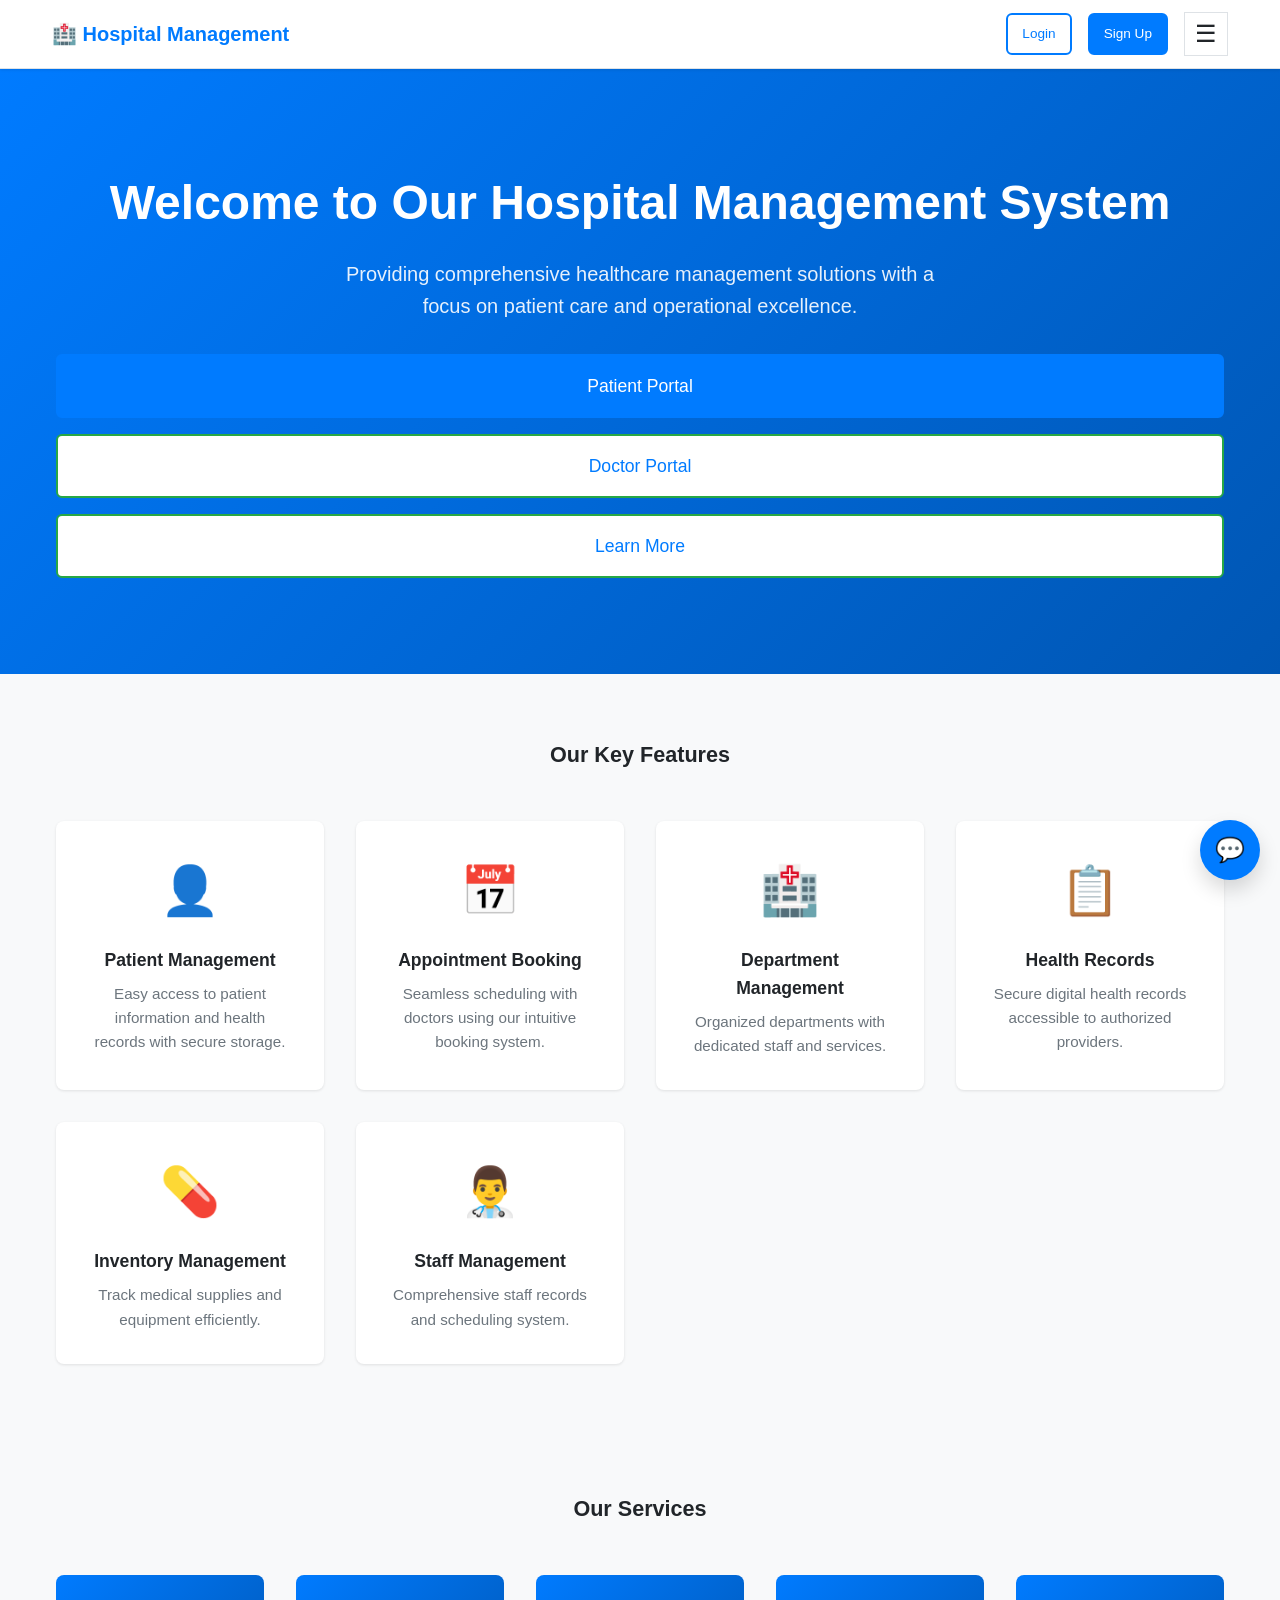
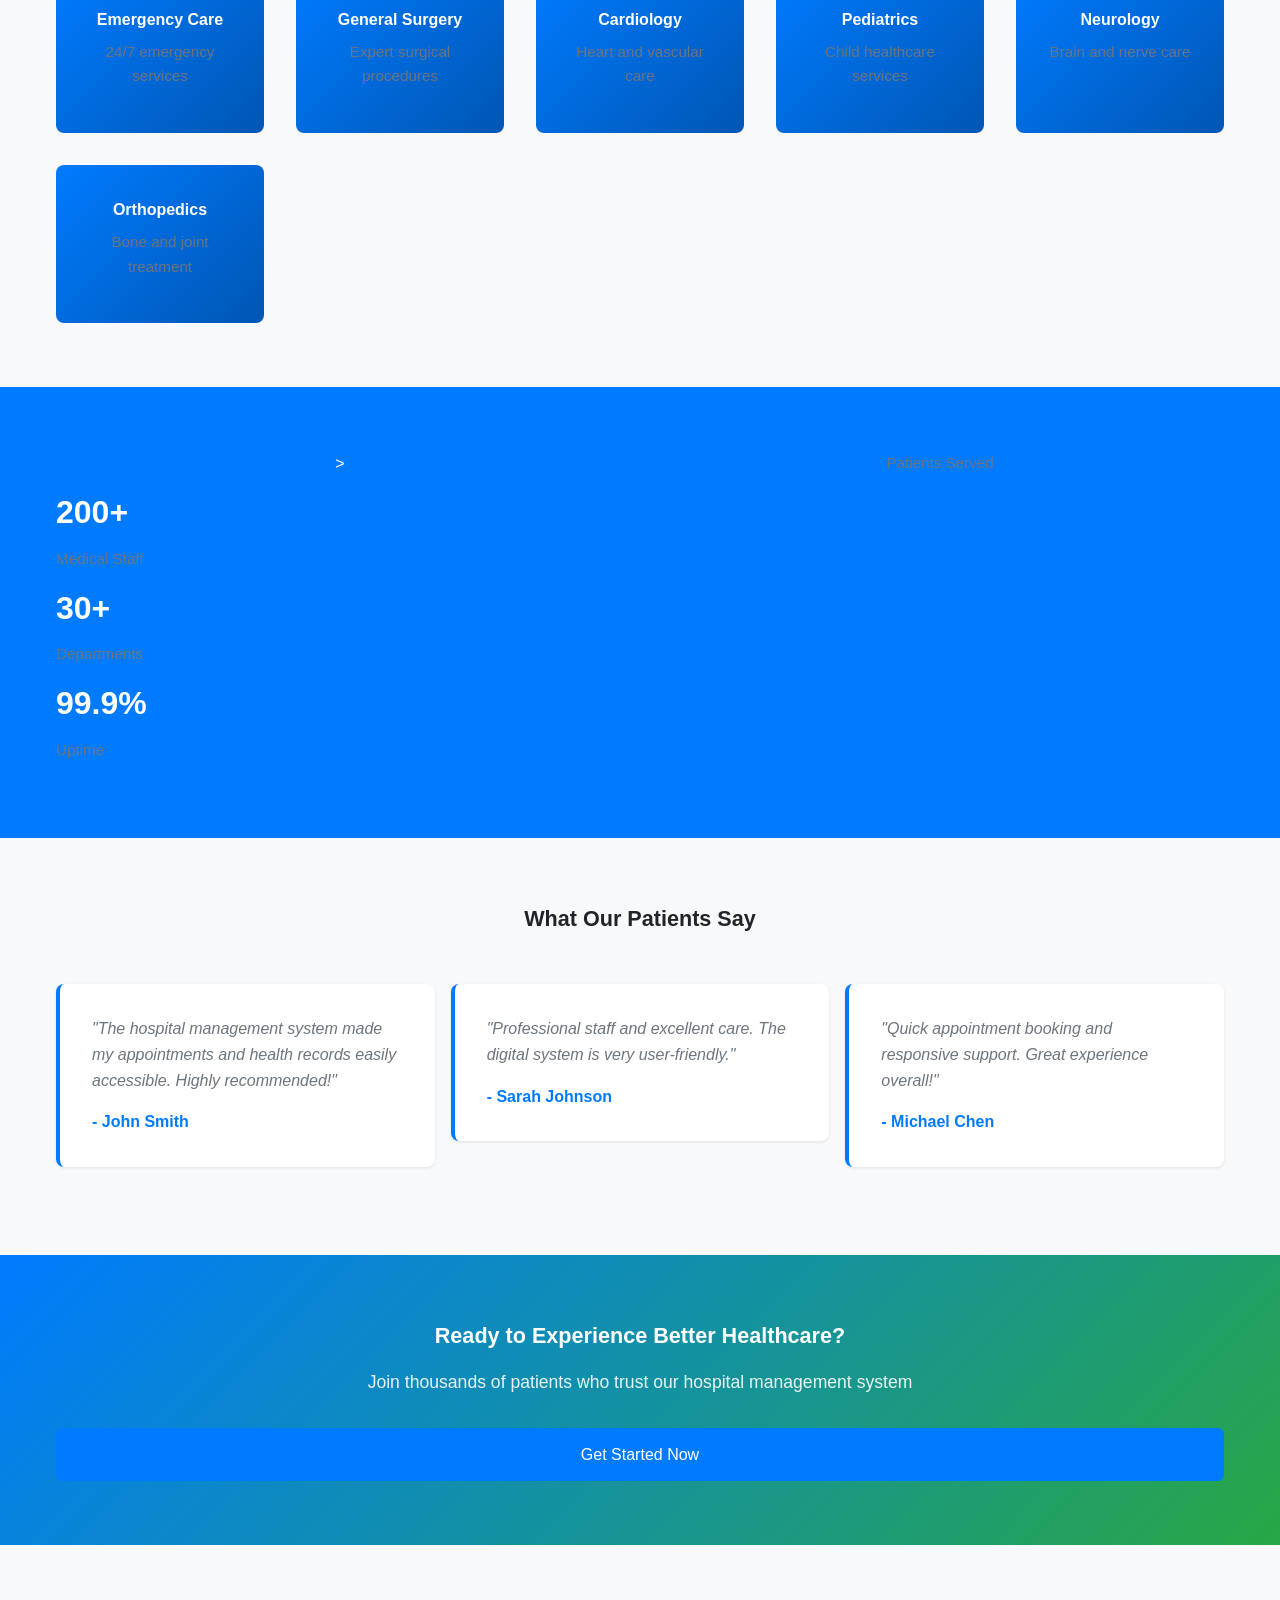
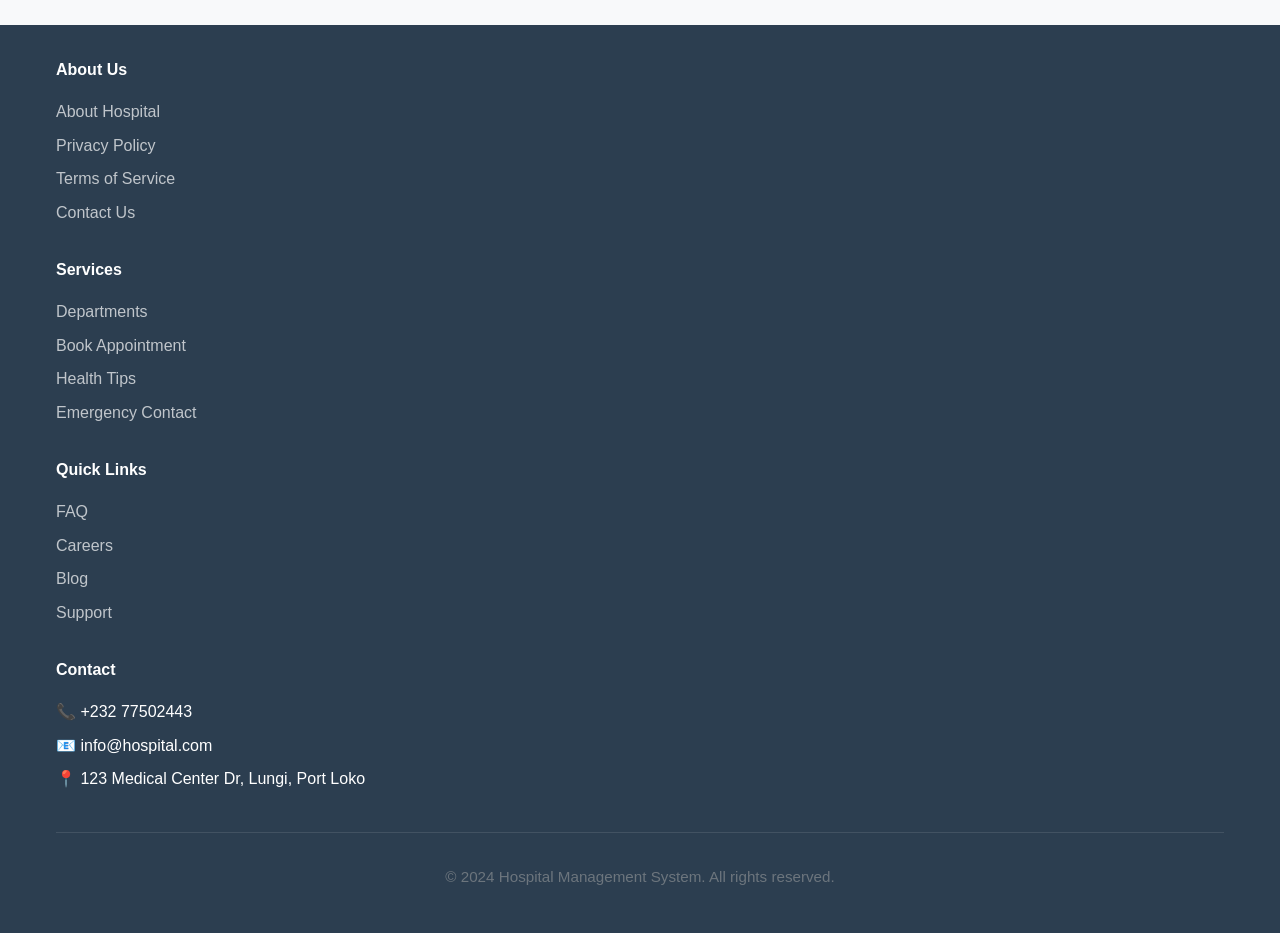
<file: index.html>
<!DOCTYPE html>
<html lang="en">

<head>
    <meta charset="UTF-8">
    <meta name="viewport" content="width=device-width, initial-scale=1.0">
    <title>Hospital Management System - Quality Healthcare Services</title>
    <link rel="stylesheet" href="/assets/css/style.css">
    <link rel="stylesheet" href="/assets/css/responsive.css">
    <style>
        .hero {
            background: linear-gradient(135deg, #007BFF 0%, #0056b3 100%);
            color: white;
            padding: 6rem 2rem;
            text-align: center;
        }

        .hero h1 {
            color: white;
            font-size: 3rem;
            margin-bottom: 1rem;
        }

        .hero p {
            color: rgba(255, 255, 255, 0.9);
            font-size: 1.25rem;
            margin-bottom: 2rem;
            max-width: 600px;
            margin-left: auto;
            margin-right: auto;
        }

        .hero-buttons {
            display: flex;
            gap: 1rem;
            justify-content: center;
            flex-wrap: wrap;
        }

        .hero .btn {
            font-size: 1.1rem;
            padding: 1rem 2rem;
        }

        .hero .btn-secondary {
            background-color: white;
            color: var(--primary-color);
        }

        .features-section {
            padding: 4rem 2rem;
            background-color: var(--light-bg);
        }

        .features-grid {
            display: grid;
            grid-template-columns: repeat(auto-fit, minmax(250px, 1fr));
            gap: 2rem;
        }

        .feature-card {
            background-color: white;
            padding: 2rem;
            border-radius: 0.5rem;
            text-align: center;
            box-shadow: var(--shadow-sm);
            transition: var(--transition);
        }

        .feature-card:hover {
            transform: translateY(-8px);
            box-shadow: var(--shadow-md);
        }

        .feature-icon {
            font-size: 3rem;
            margin-bottom: 1rem;
        }

        .feature-card h3 {
            color: var(--dark-text);
            margin-bottom: 0.5rem;
        }

        .feature-card p {
            color: var(--light-text);
            margin-bottom: 0;
        }

        .services-section {
            padding: 4rem 2rem;
        }

        .services-grid {
            display: grid;
            grid-template-columns: repeat(auto-fit, minmax(200px, 1fr));
            gap: 2rem;
        }

        .service-item {
            background: linear-gradient(135deg, #007BFF 0%, #0056b3 100%);
            color: white;
            padding: 2rem;
            border-radius: 0.5rem;
            text-align: center;
            cursor: pointer;
            transition: var(--transition);
        }

        .service-item:hover {
            transform: scale(1.05);
        }

        .service-item h4 {
            color: white;
            margin-bottom: 0.5rem;
        }

        .stats-section {
            background-color: var(--primary-color);
            color: white;
            padding: 4rem 2rem;
        }

        .stats-grid {
            display: grid;
            grid-template-columns: repeat(auto-fit, minmax(150px, 1fr));
            gap: 2rem;
            text-align: center;
        }

        .stat {
            font-size: 2rem;
            font-weight: 700;
            margin-bottom: 0.5rem;
        }

        .testimonials-section {
            padding: 4rem 2rem;
            background-color: var(--light-bg);
        }

        .testimonial-card {
            background-color: white;
            padding: 2rem;
            border-radius: 0.5rem;
            border-left: 4px solid var(--primary-color);
            box-shadow: var(--shadow-sm);
        }

        .testimonial-text {
            font-style: italic;
            margin-bottom: 1rem;
            color: var(--light-text);
        }

        .testimonial-author {
            font-weight: 600;
            color: var(--primary-color);
        }

        .cta-section {
            background: linear-gradient(135deg, #007BFF 0%, #28A745 100%);
            color: white;
            padding: 4rem 2rem;
            text-align: center;
        }

        .cta-section h2 {
            color: white;
        }

        .cta-section p {
            color: rgba(255, 255, 255, 0.9);
            font-size: 1.1rem;
            margin-bottom: 2rem;
        }

        @media (max-width: 576px) {
            .hero h1 {
                font-size: 2rem;
            }

            .hero-buttons {
                flex-direction: column;
            }

            .hero-buttons .btn {
                width: 100%;
            }
        }
    </style>
</head>

<body>
    <!-- Loader -->
    <div id="mainLoader" class="loader" style="display: none;">
        <div class="spinner"></div>
    </div>

    <!-- Alerts -->
    <div id="alertContainer"></div>

    <!-- Navigation -->
    <nav class="navbar">
        <div class="navbar-container">
            <div class="navbar-brand">
                🏥 Hospital Management
            </div>
            <ul class="navbar-nav">
                <li><a href="/" class="active">Home</a></li>
                <li><a href="/pages/public/about.html">About</a></li>
                <li><a href="/pages/public/departments.html">Departments</a></li>
                <li><a href="/pages/public/health-tips.html">Health Tips</a></li>
                <li><a href="/pages/public/faq.html">FAQ</a></li>
                <li><a href="/pages/public/careers.html">Careers</a></li>
            </ul>
            <div class="navbar-right">
                <a href="/pages/public/login.html" class="btn btn-outline btn-sm">Login</a>
                <a href="/pages/public/signup.html" class="btn btn-primary btn-sm">Sign Up</a>
                <button class="navbar-toggle">☰</button>
            </div>
        </div>
    </nav>

    <!-- Hero Section -->
    <section class="hero">
        <div class="container">
            <h1>Welcome to Our Hospital Management System</h1>
            <p>Providing comprehensive healthcare management solutions with a focus on patient care and operational
                excellence.</p>
            <div class="hero-buttons">
                <a href="/pages/patient/dashboard.html" class="btn btn-primary">Patient Portal</a>
                <a href="/pages/doctor/dashboard.html" class="btn btn-secondary">Doctor Portal</a>
                <a href="/pages/public/about.html" class="btn btn-secondary">Learn More</a>
            </div>
        </div>
    </section>

    <!-- Features Section -->
    <section class="features-section">
        <div class="container">
            <h2 style="text-align: center; margin-bottom: 3rem;">Our Key Features</h2>
            <div class="features-grid">
                <div class="feature-card">
                    <div class="feature-icon">👤</div>
                    <h3>Patient Management</h3>
                    <p>Easy access to patient information and health records with secure storage.</p>
                </div>
                <div class="feature-card">
                    <div class="feature-icon">📅</div>
                    <h3>Appointment Booking</h3>
                    <p>Seamless scheduling with doctors using our intuitive booking system.</p>
                </div>
                <div class="feature-card">
                    <div class="feature-icon">🏥</div>
                    <h3>Department Management</h3>
                    <p>Organized departments with dedicated staff and services.</p>
                </div>
                <div class="feature-card">
                    <div class="feature-icon">📋</div>
                    <h3>Health Records</h3>
                    <p>Secure digital health records accessible to authorized providers.</p>
                </div>
                <div class="feature-card">
                    <div class="feature-icon">💊</div>
                    <h3>Inventory Management</h3>
                    <p>Track medical supplies and equipment efficiently.</p>
                </div>
                <div class="feature-card">
                    <div class="feature-icon">👨‍⚕️</div>
                    <h3>Staff Management</h3>
                    <p>Comprehensive staff records and scheduling system.</p>
                </div>
            </div>
        </div>
    </section>

    <!-- Services Section -->
    <section class="services-section">
        <div class="container">
            <h2 style="text-align: center; margin-bottom: 3rem;">Our Services</h2>
            <div class="services-grid">
                <div class="service-item">
                    <h4>Emergency Care</h4>
                    <p>24/7 emergency services</p>
                </div>
                <div class="service-item">
                    <h4>General Surgery</h4>
                    <p>Expert surgical procedures</p>
                </div>
                <div class="service-item">
                    <h4>Cardiology</h4>
                    <p>Heart and vascular care</p>
                </div>
                <div class="service-item">
                    <h4>Pediatrics</h4>
                    <p>Child healthcare services</p>
                </div>
                <div class="service-item">
                    <h4>Neurology</h4>
                    <p>Brain and nerve care</p>
                </div>
                <div class="service-item">
                    <h4>Orthopedics</h4>
                    <p>Bone and joint treatment</p>
                </div>
            </div>
        </div>
    </section>

    <!-- Stats Section -->
    <section class="stats-section">
        <div class="container">
            <div class="stats-grid">>
                    <p>Patients Served</p>
                </div>
                <div>
                    <div class="stat">200+</div>
                    <p>Medical Staff</p>
                </div>
                <div>
                    <div class="stat">30+</div>
                    <p>Departments</p>
                </div>
                <div>
                    <div class="stat">99.9%</div>
                    <p>Uptime</p>
                </div>
            </div>
        </div>
    </section>

    <!-- Testimonials Section -->
    <section class="testimonials-section">
        <div class="container">
            <h2 style="text-align: center; margin-bottom: 3rem;">What Our Patients Say</h2>
            <div class="row">
                <div class="col-4">
                    <div class="testimonial-card">
                        <div class="testimonial-text">"The hospital management system made my appointments and health
                            records easily accessible. Highly recommended!"</div>
                        <div class="testimonial-author">- John Smith</div>
                    </div>
                </div>
                <div class="col-4">
                    <div class="testimonial-card">
                        <div class="testimonial-text">"Professional staff and excellent care. The digital system is very
                            user-friendly."</div>
                        <div class="testimonial-author">- Sarah Johnson</div>
                    </div>
                </div>
                <div class="col-4">
                    <div class="testimonial-card">
                        <div class="testimonial-text">"Quick appointment booking and responsive support. Great
                            experience overall!"</div>
                        <div class="testimonial-author">- Michael Chen</div>
                    </div>
                </div>
            </div>  
        </div>
    </section>

    <!-- CTA Section -->
    <section class="cta-section">
        <div class="container">
            <h2>Ready to Experience Better Healthcare?</h2>
            <p>Join thousands of patients who trust our hospital management system</p>
            <a href="/pages/public/signup.html" class="btn btn-primary btn-lg">Get Started Now</a>
        </div>
    </section>

    <!-- Footer -->
    <footer class="footer">
        <div class="container">
            <div class="footer-content">
                <div class="footer-section">
                    <h4>About Us</h4>
                    <ul>
                        <li><a href="/pages/public/about.html">About Hospital</a></li>
                        <li><a href="/pages/public/privacy.html">Privacy Policy</a></li>
                        <li><a href="#">Terms of Service</a></li>
                        <li><a href="#">Contact Us</a></li>
                    </ul>
                </div>
                <div class="footer-section">
                    <h4>Services</h4>
                    <ul>
                        <li><a href="/pages/public/departments.html">Departments</a></li>
                        <li><a href="#">Book Appointment</a></li>
                        <li><a href="/pages/public/health-tips.html">Health Tips</a></li>
                        <li><a href="#">Emergency Contact</a></li>
                    </ul>
                </div>
                <div class="footer-section">
                    <h4>Quick Links</h4>
                    <ul>
                        <li><a href="/pages/public/faq.html">FAQ</a></li>
                        <li><a href="/pages/public/careers.html">Careers</a></li>
                        <li><a href="#">Blog</a></li>
                        <li><a href="#">Support</a></li>
                    </ul>
                </div>
                <div class="footer-section">
                    <h4>Contact</h4>
                    <ul>
                        <li>📞 +232 77502443</li>
                        <li>📧 info@hospital.com</li>
                        <li>📍 123 Medical Center Dr, Lungi, Port Loko</li>
                    </ul>
                </div>
            </div>
            <div class="footer-bottom">
                <p>&copy; 2024 Hospital Management System. All rights reserved.</p>
            </div>
        </div>
    </footer>

    <!-- Scripts -->
    <script src="/assets/js/utils.js"></script>
    <script src="/assets/js/app.js"></script>
    <script src="/assets/js/auth.js"></script>
    <script src="/assets/js/api.js"></script>
    <script src="/assets/js/chatbot.js"></script>
</body>
</file>
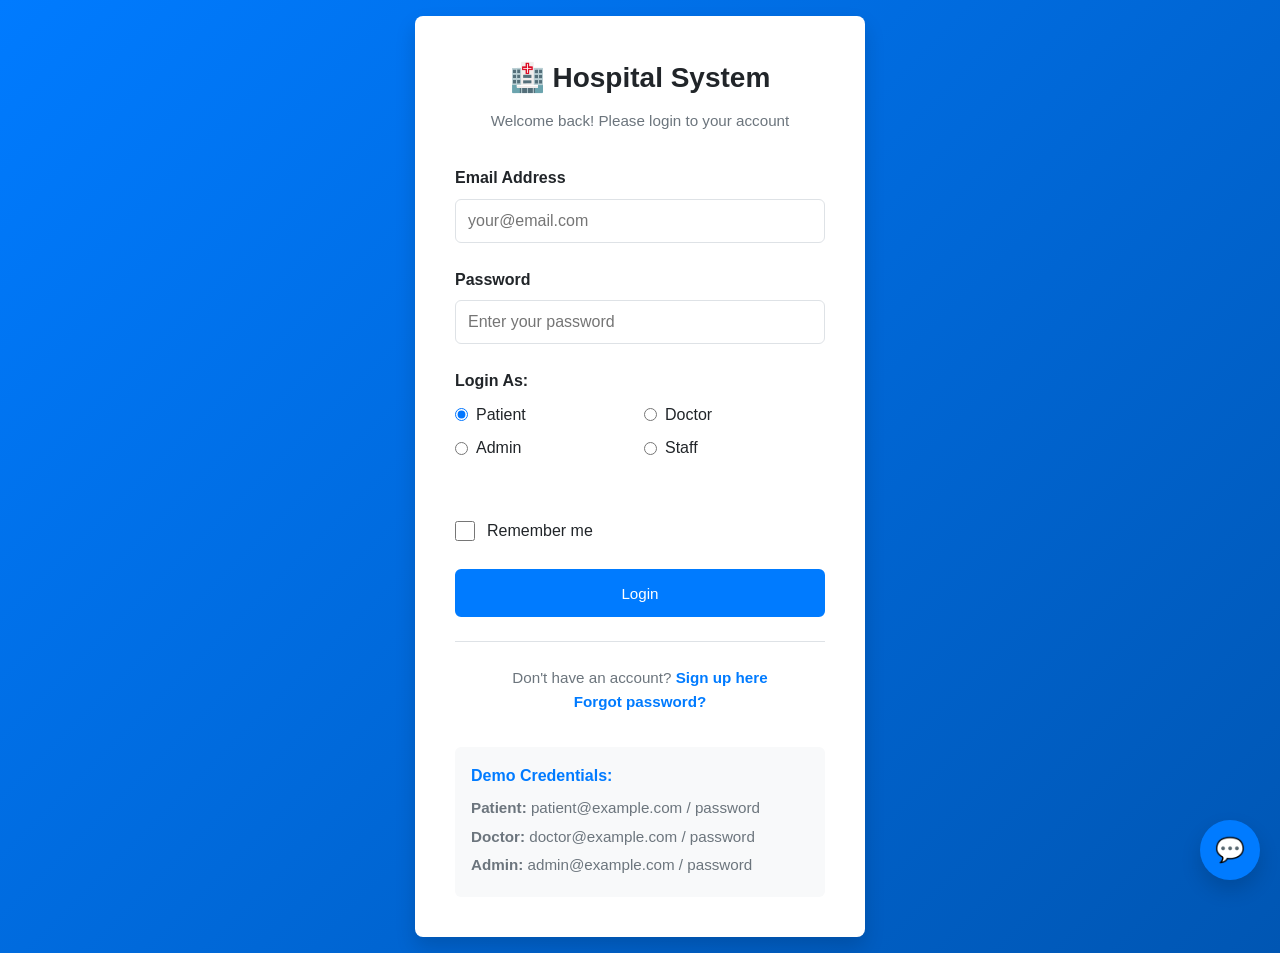
<file: pages/patient/dashboard.html>
<!DOCTYPE html>
<html lang="en">

<head>
    <meta charset="UTF-8">
    <meta name="viewport" content="width=device-width, initial-scale=1.0">
    <title>Patient Dashboard - Hospital Management System</title>
    <link rel="stylesheet" href="/assets/css/style.css">
    <link rel="stylesheet" href="/assets/css/responsive.css">
    <style>
        .dashboard-container {
            display: grid;
            grid-template-columns: 250px 1fr;
            gap: 0;
            min-height: 100vh;
        }

        .main-content {
            padding: 2rem;
            background-color: var(--light-bg);
        }

        .stat-card {
            background-color: white;
            padding: 1.5rem;
            border-radius: 0.5rem;
            box-shadow: var(--shadow-sm);
            margin-bottom: 1rem;
            text-align: center;
        }

        .stat-number {
            font-size: 2rem;
            font-weight: 700;
            color: var(--primary-color);
            margin-bottom: 0.5rem;
        }

        .stat-label {
            color: var(--light-text);
            font-size: 0.9rem;
        }

        .quick-actions {
            display: grid;
            grid-template-columns: repeat(auto-fit, minmax(150px, 1fr));
            gap: 1rem;
            margin-bottom: 2rem;
        }

        .action-button {
            background: linear-gradient(135deg, #007BFF 0%, #0056b3 100%);
            color: white;
            padding: 1.5rem;
            border-radius: 0.5rem;
            text-align: center;
            text-decoration: none;
            cursor: pointer;
            border: none;
            transition: var(--transition);
        }

        .action-button:hover {
            transform: translateY(-4px);
            box-shadow: var(--shadow-md);
        }

        .action-button h4 {
            color: white;
            margin-bottom: 0.5rem;
        }

        .appointments-table {
            background-color: white;
            border-radius: 0.5rem;
            overflow: hidden;
            box-shadow: var(--shadow-sm);
        }

        .appointment-row {
            display: grid;
            grid-template-columns: 1fr 1fr 1fr 1fr auto;
            gap: 1rem;
            padding: 1rem;
            border-bottom: 1px solid var(--border-color);
            align-items: center;
        }

        .appointment-row:hover {
            background-color: var(--light-bg);
        }

        .upcoming-badge {
            background-color: rgba(40, 167, 69, 0.15);
            color: var(--secondary-color);
            padding: 0.5rem 1rem;
            border-radius: 9999px;
            font-weight: 600;
        }

        .past-badge {
            background-color: rgba(108, 117, 125, 0.15);
            color: var(--neutral-color);
            padding: 0.5rem 1rem;
            border-radius: 9999px;
            font-weight: 600;
        }

        @media (max-width: 992px) {
            .dashboard-container {
                grid-template-columns: 1fr;
            }

            .sidebar {
                display: none;
            }

            .main-content {
                margin-left: 0;
            }

            .appointment-row {
                grid-template-columns: 1fr;
            }
        }
    </style>
</head>

<body>
    <!-- Check authentication -->
    <script>
        if (!auth?.isAuthenticated() || auth?.getCurrentUser()?.role !== 'patient') {
            window.location.href = '/pages/public/login.html';
        }
    </script>

    <div class="dashboard-container">
        <!-- Sidebar -->
        <aside class="sidebar">
            <div class="sidebar-header">
                🏥 Patient Portal
            </div>
            <nav class="sidebar-nav">
                <li><a href="/pages/patient/dashboard.html" class="active">Dashboard</a></li>
                <li><a href="/pages/patient/health-records.html">Health Records</a></li>
                <li><a href="/pages/patient/patient-history.html">Medical History</a></li>
                <li><a href="/pages/patient/book-appointment.html">Book Appointment</a></li>
                <li><a href="/pages/patient/emergency-contacts.html">Emergency Contacts</a></li>
                <li><a href="/pages/patient/subscriptions.html">Subscriptions</a></li>
                <li><a href="/pages/patient/profile.html">My Profile</a></li>
                <li><a href="#" onclick="auth.logout()">Logout</a></li>
            </nav>
        </aside>

        <!-- Main Content -->
        <main class="main-content">
            <!-- Top Navigation -->
            <div style="display: flex; justify-content: space-between; align-items: center; margin-bottom: 2rem;">
                <h1>Welcome, <span id="patientName">Patient</span>!</h1>
                <div style="text-align: right;">
                    <button class="btn btn-outline btn-sm" id="logoutBtn">Logout</button>
                </div>
            </div>

            <!-- Alert Container -->
            <div id="alertContainer"></div>

            <!-- Quick Stats -->
            <div class="row" style="margin-bottom: 3rem;">
                <div class="col-3">
                    <div class="stat-card">
                        <div class="stat-number" id="upcomingCount">0</div>
                        <div class="stat-label">Upcoming Appointments</div>
                    </div>
                </div>
                <div class="col-3">
                    <div class="stat-card">
                        <div class="stat-number" id="recordsCount">0</div>
                        <div class="stat-label">Health Records</div>
                    </div>
                </div>
                <div class="col-3">
                    <div class="stat-card">
                        <div class="stat-number" id="doctorsCount">0</div>
                        <div class="stat-label">Associated Doctors</div>
                    </div>
                </div>
                <div class="col-3">
                    <div class="stat-card">
                        <div class="stat-number" id="subscriptionStatus">Active</div>
                        <div class="stat-label">Subscription</div>
                    </div>
                </div>
            </div>

            <!-- Quick Actions -->
            <h2 style="margin-bottom: 1.5rem;">Quick Actions</h2>
            <div class="quick-actions">
                <a href="/pages/patient/book-appointment.html" class="action-button">
                    <h4>📅</h4>
                    <p>Book Appointment</p>
                </a>
                <a href="/pages/patient/health-records.html" class="action-button">
                    <h4>📋</h4>
                    <p>View Records</p>
                </a>
                <a href="/pages/patient/emergency-contacts.html" class="action-button">
                    <h4>🚨</h4>
                    <p>Emergency Info</p>
                </a>
                <a href="/pages/patient/subscriptions.html" class="action-button">
                    <h4>💳</h4>
                    <p>Subscription</p>
                </a>
            </div>

            <!-- Upcoming Appointments -->
            <h2 style="margin-bottom: 1.5rem; margin-top: 3rem;">Upcoming Appointments</h2>
            <div class="appointments-table">
                <div class="appointment-row"
                    style="background-color: var(--light-bg); font-weight: 600; border-bottom: 2px solid var(--border-color);">
                    <div>Doctor</div>
                    <div>Department</div>
                    <div>Date & Time</div>
                    <div>Status</div>
                    <div>Action</div>
                </div>
                <div id="appointmentsContainer" style="padding: 1rem; text-align: center; color: var(--light-text);">
                    Loading appointments...
                </div>
            </div>

            <!-- Recent Health Records -->
            <h2 style="margin-bottom: 1.5rem; margin-top: 3rem;">Recent Health Records</h2>
            <div class="appointments-table">
                <div class="appointment-row"
                    style="background-color: var(--light-bg); font-weight: 600; border-bottom: 2px solid var(--border-color);">
                    <div>Test Type</div>
                    <div>Date</div>
                    <div>Status</div>
                    <div>Doctor</div>
                    <div>Action</div>
                </div>
                <div id="healthRecordsContainer" style="padding: 1rem; text-align: center; color: var(--light-text);">
                    Loading health records...
                </div>
            </div>

            <!-- Notifications -->
            <h2 style="margin-bottom: 1.5rem; margin-top: 3rem;">Recent Notifications</h2>
            <div id="notificationsContainer"
                style="display: grid; grid-template-columns: repeat(auto-fit, minmax(300px, 1fr)); gap: 1rem;">
                <div class="card">
                    <div class="card-body">
                        <p style="color: var(--light-text); margin: 0;">No new notifications</p>
                    </div>
                </div>
            </div>
        </main>
    </div>

    <div id="mainLoader" class="loader" style="display: none;">
        <div class="spinner"></div>
    </div>

    <script src="/assets/js/utils.js"></script>
    <script src="/assets/js/app.js"></script>
    <script src="/assets/js/auth.js"></script>
    <script src="/assets/js/api.js"></script>
    <script src="/assets/js/chatbot.js"></script>
    <script>
        // Load patient dashboard data
        async function loadDashboard() {
            const user = auth.getCurrentUser();
            if (user) {
                document.getElementById('patientName').textContent = user.name;
            }

            try {
                app.showLoader();

                // Load dashboard stats
                const stats = await api.getPatientStats();
                if (stats.success) {
                    document.getElementById('upcomingCount').textContent = stats.upcomingAppointments || 0;
                    document.getElementById('recordsCount').textContent = stats.healthRecords || 0;
                    document.getElementById('doctorsCount').textContent = stats.associatedDoctors || 0;
                }

                // Load appointments
                const appointments = await api.getAppointments({ patientId: user.id, status: 'upcoming' });
                if (appointments.success && appointments.appointments.length > 0) {
                    document.getElementById('appointmentsContainer').innerHTML = appointments.appointments
                        .map(apt => `
                            <div class="appointment-row">
                                <div><strong>${apt.doctorName}</strong></div>
                                <div>${apt.department}</div>
                                <div>${app.formatDateTime(apt.appointmentDate)}</div>
                                <div><span class="upcoming-badge">${apt.status}</span></div>
                                <div>
                                    <button class="btn btn-sm btn-outline" onclick="cancelAppointment(${apt.id})">Cancel</button>
                                </div>
                            </div>
                        `).join('');
                } else {
                    document.getElementById('appointmentsContainer').innerHTML = `
                        <div style="padding: 2rem; text-align: center; color: var(--light-text);">
                            No upcoming appointments. <a href="/pages/patient/book-appointment.html">Book one now</a>
                        </div>
                    `;
                }

                // Load health records
                const records = await api.getHealthRecords(user.id);
                if (records.success && records.healthRecords.length > 0) {
                    document.getElementById('healthRecordsContainer').innerHTML = records.healthRecords
                        .slice(0, 5)
                        .map(record => `
                            <div class="appointment-row">
                                <div><strong>${record.testType}</strong></div>
                                <div>${app.formatDate(record.testDate)}</div>
                                <div><span class="badge badge-success">${record.status}</span></div>
                                <div>${record.doctorName}</div>
                                <div>
                                    <button class="btn btn-sm btn-primary" onclick="viewRecord(${record.id})">View</button>
                                </div>
                            </div>
                        `).join('');
                } else {
                    document.getElementById('healthRecordsContainer').innerHTML = `
                        <div style="padding: 2rem; text-align: center; color: var(--light-text);">
                            No health records available yet
                        </div>
                    `;
                }

                app.hideLoader();
            } catch (error) {
                app.hideLoader();
                app.showAlert('Error loading dashboard data', 'danger');
                console.error('Dashboard error:', error);
            }
        }

        async function cancelAppointment(appointmentId) {
            if (confirm('Are you sure you want to cancel this appointment?')) {
                try {
                    const result = await api.cancelAppointment(appointmentId);
                    if (result.success) {
                        app.showAlert('Appointment cancelled successfully', 'success');
                        setTimeout(() => location.reload(), 1500);
                    } else {
                        app.showAlert(result.message || 'Error cancelling appointment', 'danger');
                    }
                } catch (error) {
                    app.showAlert('Error cancelling appointment', 'danger');
                }
            }
        }

        function viewRecord(recordId) {
            window.location.href = `/pages/patient/health-records.html?record=${recordId}`;
        }

        // Load dashboard on page load
        document.addEventListener('DOMContentLoaded', () => {
            auth.requireAuth(['patient']);
            loadDashboard();
        });
    </script>
</body>

</html>
</file>
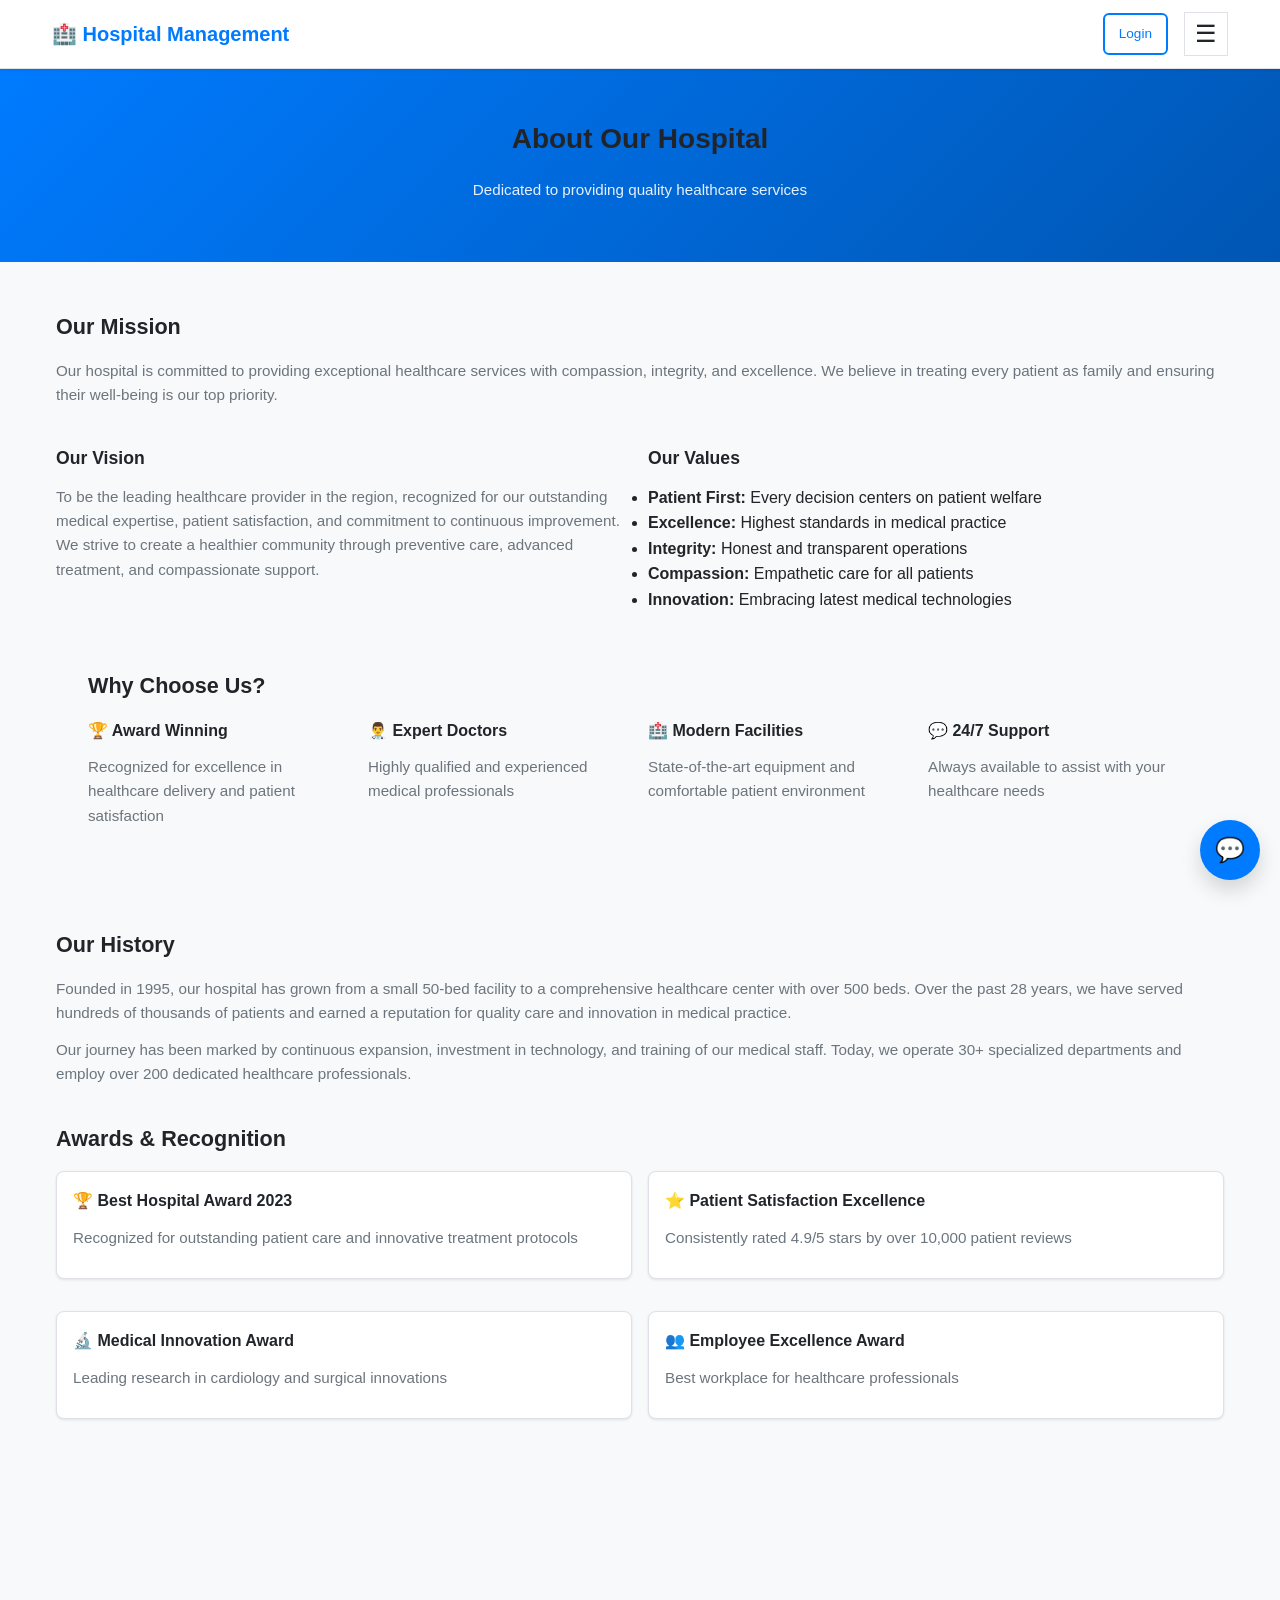
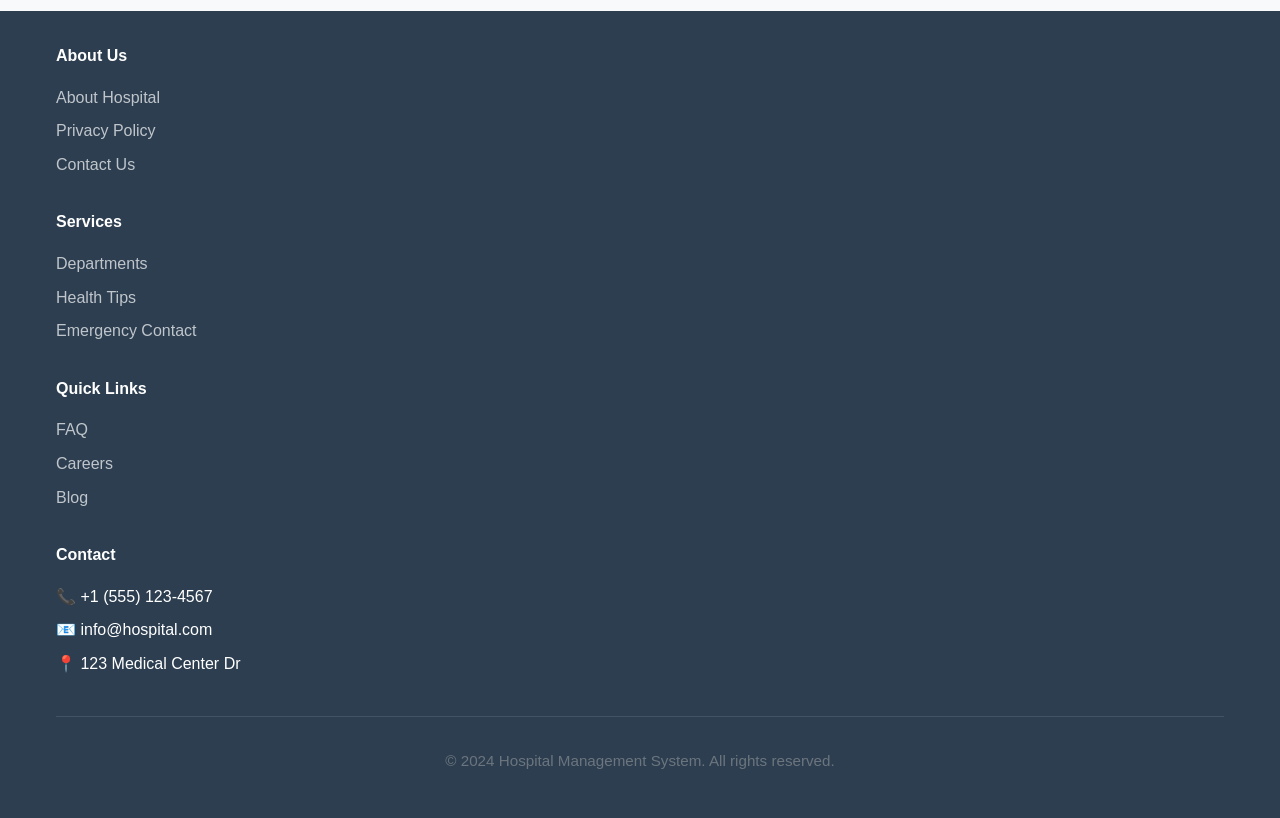
<file: pages/public/about.html>
<!DOCTYPE html>
<html lang="en">

<head>
    <meta charset="UTF-8">
    <meta name="viewport" content="width=device-width, initial-scale=1.0">
    <title>About Us - Hospital Management System</title>
    <link rel="stylesheet" href="/assets/css/style.css">
    <link rel="stylesheet" href="/assets/css/responsive.css">
</head>

<body>
    <!-- Navigation -->
    <nav class="navbar">
        <div class="navbar-container">
            <div class="navbar-brand">🏥 Hospital Management</div>
            <ul class="navbar-nav">
                <li><a href="/">Home</a></li>
                <li><a href="/pages/public/about.html" class="active">About</a></li>
                <li><a href="/pages/public/departments.html">Departments</a></li>
                <li><a href="/pages/public/health-tips.html">Health Tips</a></li>
                <li><a href="/pages/public/faq.html">FAQ</a></li>
                <li><a href="/pages/public/careers.html">Careers</a></li>
            </ul>
            <div class="navbar-right">
                <a href="/pages/public/login.html" class="btn btn-outline btn-sm">Login</a>
                <button class="navbar-toggle">☰</button>
            </div>
        </div>
    </nav>

    <!-- Page Header -->
    <section
        style="background: linear-gradient(135deg, #007BFF 0%, #0056b3 100%); color: white; padding: 3rem 1rem; text-align: center;">
        <div class="container">
            <h1>About Our Hospital</h1>
            <p style="color: rgba(255, 255, 255, 0.9);">Dedicated to providing quality healthcare services</p>
        </div>
    </section>

    <!-- Main Content -->
    <main class="container" style="padding: 3rem 1rem;">
        <div class="row mb-5">
            <div class="col-12">
                <h2>Our Mission</h2>
                <p>
                    Our hospital is committed to providing exceptional healthcare services with compassion, integrity,
                    and excellence. We believe in treating every patient as family and ensuring their well-being is our
                    top priority.
                </p>
            </div>
        </div>

        <div class="row mb-5">
            <div class="col-6">
                <h3>Our Vision</h3>
                <p>
                    To be the leading healthcare provider in the region, recognized for our outstanding medical
                    expertise, patient satisfaction, and commitment to continuous improvement. We strive to create a
                    healthier community through preventive care, advanced treatment, and compassionate support.
                </p>
            </div>
            <div class="col-6">
                <h3>Our Values</h3>
                <ul>
                    <li><strong>Patient First:</strong> Every decision centers on patient welfare</li>
                    <li><strong>Excellence:</strong> Highest standards in medical practice</li>
                    <li><strong>Integrity:</strong> Honest and transparent operations</li>
                    <li><strong>Compassion:</strong> Empathetic care for all patients</li>
                    <li><strong>Innovation:</strong> Embracing latest medical technologies</li>
                </ul>
            </div>
        </div>

        <div style="background-color: var(--light-bg); padding: 2rem; border-radius: 0.5rem; margin-bottom: 2rem;">
            <h2>Why Choose Us?</h2>
            <div class="row">
                <div class="col-3">
                    <h4>🏆 Award Winning</h4>
                    <p>Recognized for excellence in healthcare delivery and patient satisfaction</p>
                </div>
                <div class="col-3">
                    <h4>👨‍⚕️ Expert Doctors</h4>
                    <p>Highly qualified and experienced medical professionals</p>
                </div>
                <div class="col-3">
                    <h4>🏥 Modern Facilities</h4>
                    <p>State-of-the-art equipment and comfortable patient environment</p>
                </div>
                <div class="col-3">
                    <h4>💬 24/7 Support</h4>
                    <p>Always available to assist with your healthcare needs</p>
                </div>
            </div>
        </div>

        <div class="row mb-5">
            <div class="col-12">
                <h2>Our History</h2>
                <p>
                    Founded in 1995, our hospital has grown from a small 50-bed facility to a comprehensive healthcare
                    center with over 500 beds. Over the past 28 years, we have served hundreds of thousands of patients
                    and earned a reputation for quality care and innovation in medical practice.
                </p>
                <p>
                    Our journey has been marked by continuous expansion, investment in technology, and training of our
                    medical staff. Today, we operate 30+ specialized departments and employ over 200 dedicated
                    healthcare professionals.
                </p>
            </div>
        </div>

        <div class="row mb-5">
            <div class="col-12">
                <h2>Awards & Recognition</h2>
                <div class="row">
                    <div class="col-6">
                        <div class="card">
                            <div class="card-body">
                                <h4>🏆 Best Hospital Award 2023</h4>
                                <p>Recognized for outstanding patient care and innovative treatment protocols</p>
                            </div>
                        </div>
                    </div>
                    <div class="col-6">
                        <div class="card">
                            <div class="card-body">
                                <h4>⭐ Patient Satisfaction Excellence</h4>
                                <p>Consistently rated 4.9/5 stars by over 10,000 patient reviews</p>
                            </div>
                        </div>
                    </div>
                    <div class="col-6">
                        <div class="card">
                            <div class="card-body">
                                <h4>🔬 Medical Innovation Award</h4>
                                <p>Leading research in cardiology and surgical innovations</p>
                            </div>
                        </div>
                    </div>
                    <div class="col-6">
                        <div class="card">
                            <div class="card-body">
                                <h4>👥 Employee Excellence Award</h4>
                                <p>Best workplace for healthcare professionals</p>
                            </div>
                        </div>
                    </div>
                </div>
            </div>
        </div>
    </main>

    <!-- Footer -->
    <footer class="footer">
        <div class="container">
            <div class="footer-content">
                <div class="footer-section">
                    <h4>About Us</h4>
                    <ul>
                        <li><a href="/pages/public/about.html">About Hospital</a></li>
                        <li><a href="/pages/public/privacy.html">Privacy Policy</a></li>
                        <li><a href="#">Contact Us</a></li>
                    </ul>
                </div>
                <div class="footer-section">
                    <h4>Services</h4>
                    <ul>
                        <li><a href="/pages/public/departments.html">Departments</a></li>
                        <li><a href="/pages/public/health-tips.html">Health Tips</a></li>
                        <li><a href="#">Emergency Contact</a></li>
                    </ul>
                </div>
                <div class="footer-section">
                    <h4>Quick Links</h4>
                    <ul>
                        <li><a href="/pages/public/faq.html">FAQ</a></li>
                        <li><a href="/pages/public/careers.html">Careers</a></li>
                        <li><a href="#">Blog</a></li>
                    </ul>
                </div>
                <div class="footer-section">
                    <h4>Contact</h4>
                    <ul>
                        <li>📞 +1 (555) 123-4567</li>
                        <li>📧 info@hospital.com</li>
                        <li>📍 123 Medical Center Dr</li>
                    </ul>
                </div>
            </div>
            <div class="footer-bottom">
                <p>&copy; 2024 Hospital Management System. All rights reserved.</p>
            </div>
        </div>
    </footer>

    <script src="/assets/js/utils.js"></script>
    <script src="/assets/js/app.js"></script>
    <script src="/assets/js/chatbot.js"></script>
</body>

</html>
</file>
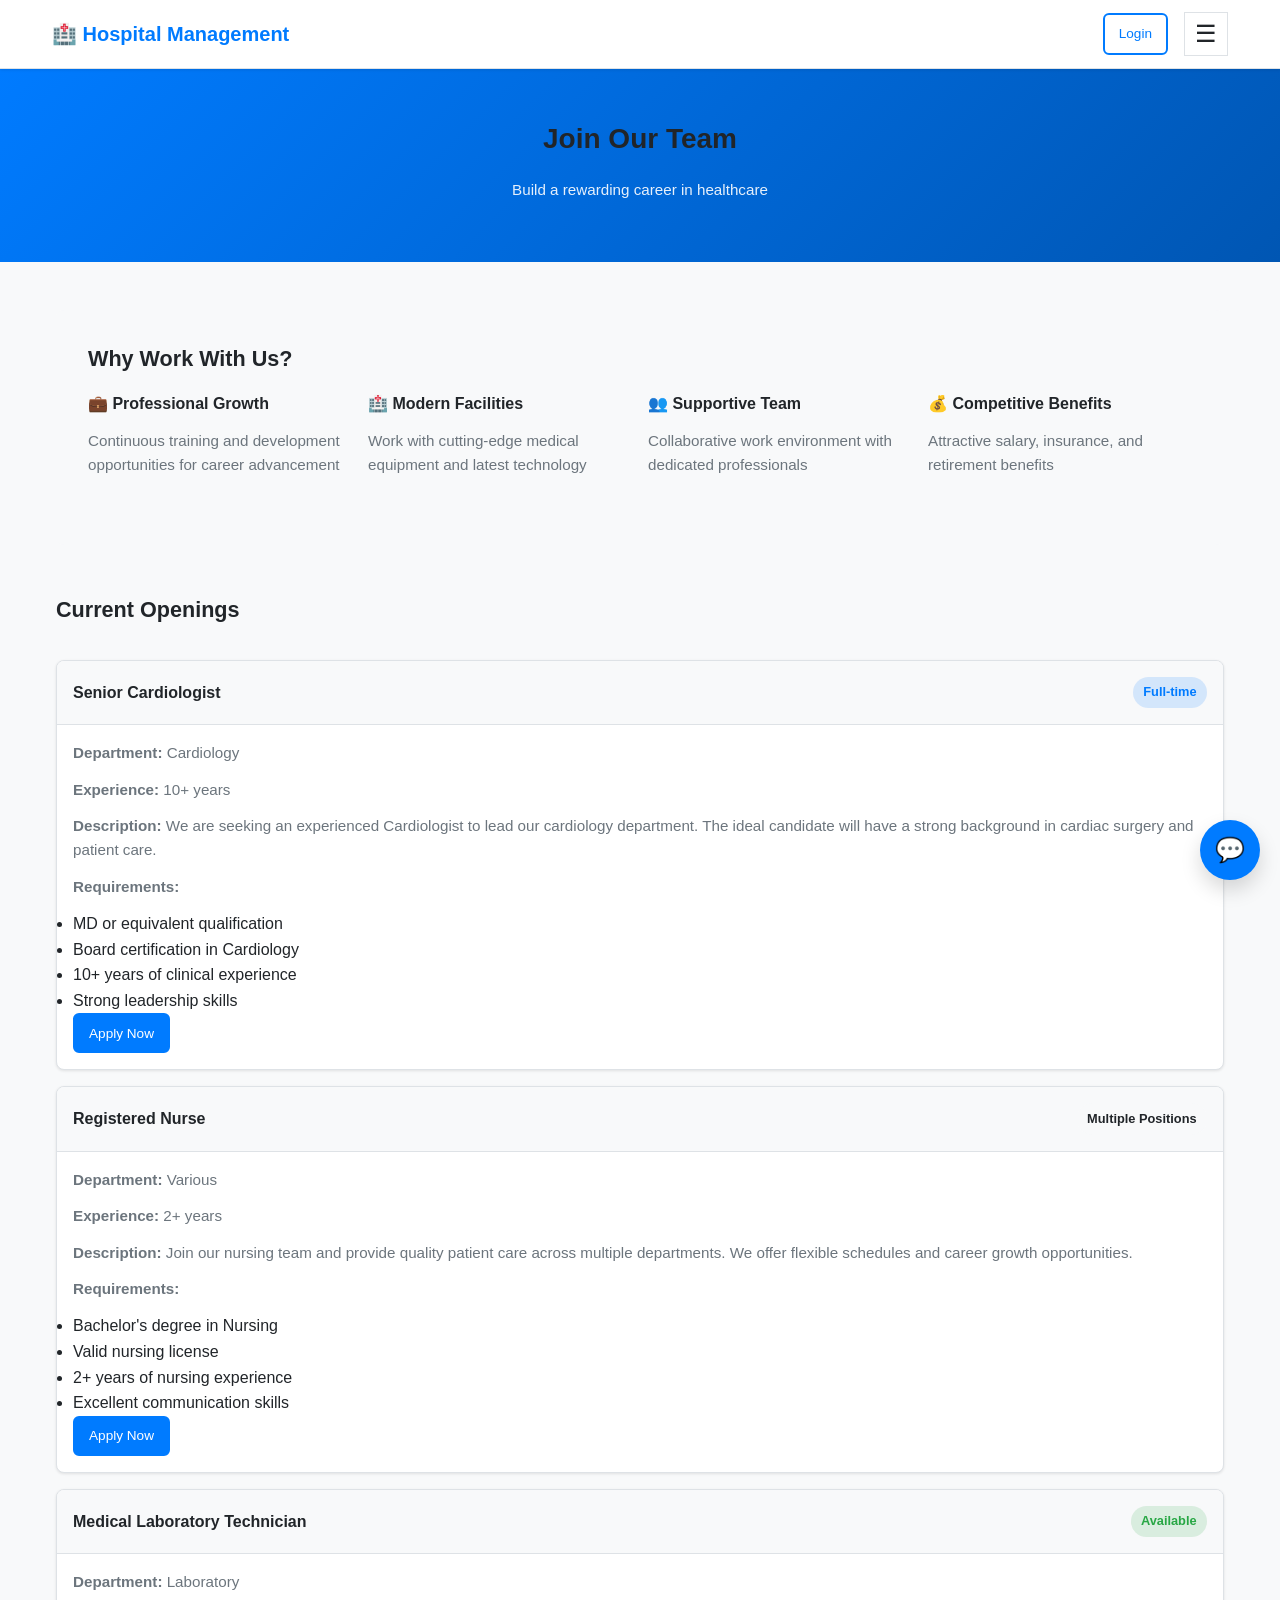
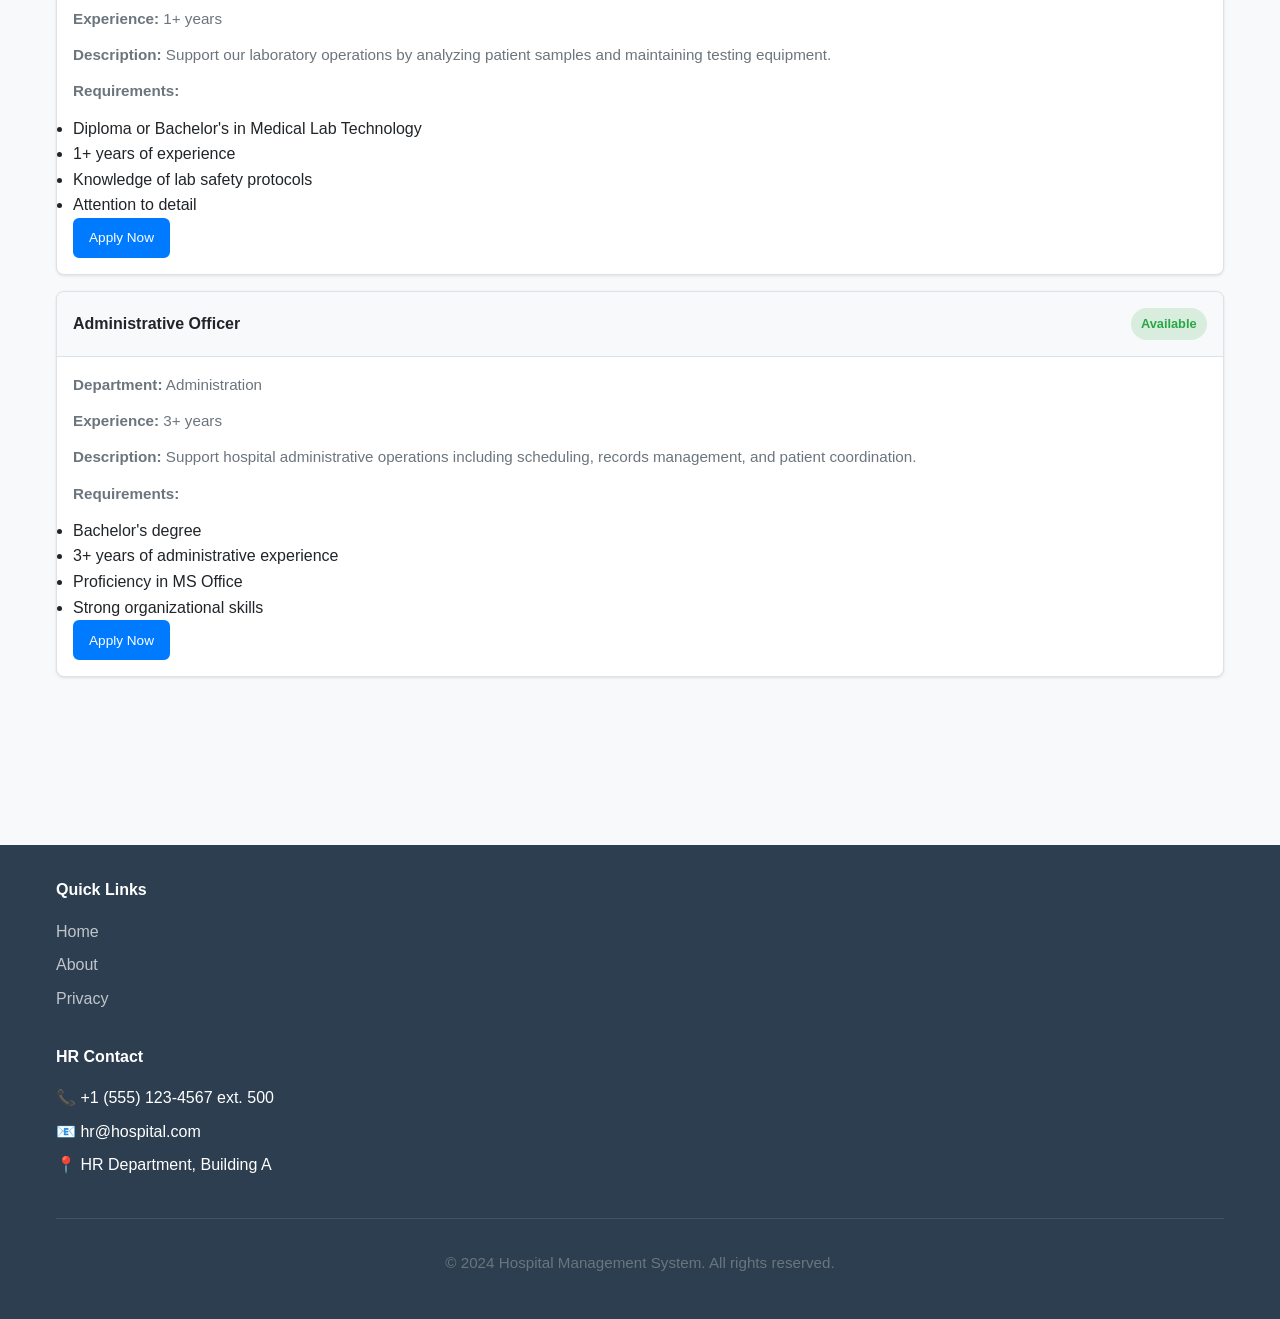
<file: pages/public/careers.html>
<!DOCTYPE html>
<html lang="en">

<head>
    <meta charset="UTF-8">
    <meta name="viewport" content="width=device-width, initial-scale=1.0">
    <title>Careers - Hospital Management System</title>
    <link rel="stylesheet" href="/assets/css/style.css">
    <link rel="stylesheet" href="/assets/css/responsive.css">
</head>

<body>
    <!-- Navigation -->
    <nav class="navbar">
        <div class="navbar-container">
            <div class="navbar-brand">🏥 Hospital Management</div>
            <ul class="navbar-nav">
                <li><a href="/">Home</a></li>
                <li><a href="/pages/public/about.html">About</a></li>
                <li><a href="/pages/public/departments.html">Departments</a></li>
                <li><a href="/pages/public/health-tips.html">Health Tips</a></li>
                <li><a href="/pages/public/faq.html">FAQ</a></li>
                <li><a href="/pages/public/careers.html" class="active">Careers</a></li>
            </ul>
            <div class="navbar-right">
                <a href="/pages/public/login.html" class="btn btn-outline btn-sm">Login</a>
                <button class="navbar-toggle">☰</button>
            </div>
        </div>
    </nav>

    <!-- Page Header -->
    <section
        style="background: linear-gradient(135deg, #007BFF 0%, #0056b3 100%); color: white; padding: 3rem 1rem; text-align: center;">
        <div class="container">
            <h1>Join Our Team</h1>
            <p style="color: rgba(255, 255, 255, 0.9);">Build a rewarding career in healthcare</p>
        </div>
    </section>

    <!-- Main Content -->
    <main class="container" style="padding: 3rem 1rem;">
        <section style="background-color: var(--light-bg); padding: 2rem; border-radius: 0.5rem; margin-bottom: 3rem;">
            <h2>Why Work With Us?</h2>
            <div class="row">
                <div class="col-3">
                    <h4>💼 Professional Growth</h4>
                    <p>Continuous training and development opportunities for career advancement</p>
                </div>
                <div class="col-3">
                    <h4>🏥 Modern Facilities</h4>
                    <p>Work with cutting-edge medical equipment and latest technology</p>
                </div>
                <div class="col-3">
                    <h4>👥 Supportive Team</h4>
                    <p>Collaborative work environment with dedicated professionals</p>
                </div>
                <div class="col-3">
                    <h4>💰 Competitive Benefits</h4>
                    <p>Attractive salary, insurance, and retirement benefits</p>
                </div>
            </div>
        </section>

        <h2 style="margin-bottom: 2rem;">Current Openings</h2>

        <div class="row" id="jobListings">
            <div class="col-12">
                <div class="card">
                    <div class="card-header">
                        <div style="display: flex; justify-content: space-between; align-items: center;">
                            <h4 style="margin: 0;">Senior Cardiologist</h4>
                            <span class="badge badge-primary">Full-time</span>
                        </div>
                    </div>
                    <div class="card-body">
                        <p><strong>Department:</strong> Cardiology</p>
                        <p><strong>Experience:</strong> 10+ years</p>
                        <p><strong>Description:</strong> We are seeking an experienced Cardiologist to lead our
                            cardiology department. The ideal candidate will have a strong background in cardiac surgery
                            and patient care.</p>
                        <p><strong>Requirements:</strong></p>
                        <ul>
                            <li>MD or equivalent qualification</li>
                            <li>Board certification in Cardiology</li>
                            <li>10+ years of clinical experience</li>
                            <li>Strong leadership skills</li>
                        </ul>
                        <button class="btn btn-primary btn-sm" onclick="applyForJob(1, 'Senior Cardiologist')">Apply
                            Now</button>
                    </div>
                </div>

                <div class="card">
                    <div class="card-header">
                        <div style="display: flex; justify-content: space-between; align-items: center;">
                            <h4 style="margin: 0;">Registered Nurse</h4>
                            <span class="badge badge-secondary">Multiple Positions</span>
                        </div>
                    </div>
                    <div class="card-body">
                        <p><strong>Department:</strong> Various</p>
                        <p><strong>Experience:</strong> 2+ years</p>
                        <p><strong>Description:</strong> Join our nursing team and provide quality patient care across
                            multiple departments. We offer flexible schedules and career growth opportunities.</p>
                        <p><strong>Requirements:</strong></p>
                        <ul>
                            <li>Bachelor's degree in Nursing</li>
                            <li>Valid nursing license</li>
                            <li>2+ years of nursing experience</li>
                            <li>Excellent communication skills</li>
                        </ul>
                        <button class="btn btn-primary btn-sm" onclick="applyForJob(2, 'Registered Nurse')">Apply
                            Now</button>
                    </div>
                </div>

                <div class="card">
                    <div class="card-header">
                        <div style="display: flex; justify-content: space-between; align-items: center;">
                            <h4 style="margin: 0;">Medical Laboratory Technician</h4>
                            <span class="badge badge-success">Available</span>
                        </div>
                    </div>
                    <div class="card-body">
                        <p><strong>Department:</strong> Laboratory</p>
                        <p><strong>Experience:</strong> 1+ years</p>
                        <p><strong>Description:</strong> Support our laboratory operations by analyzing patient samples
                            and maintaining testing equipment.</p>
                        <p><strong>Requirements:</strong></p>
                        <ul>
                            <li>Diploma or Bachelor's in Medical Lab Technology</li>
                            <li>1+ years of experience</li>
                            <li>Knowledge of lab safety protocols</li>
                            <li>Attention to detail</li>
                        </ul>
                        <button class="btn btn-primary btn-sm"
                            onclick="applyForJob(3, 'Medical Laboratory Technician')">Apply Now</button>
                    </div>
                </div>

                <div class="card">
                    <div class="card-header">
                        <div style="display: flex; justify-content: space-between; align-items: center;">
                            <h4 style="margin: 0;">Administrative Officer</h4>
                            <span class="badge badge-success">Available</span>
                        </div>
                    </div>
                    <div class="card-body">
                        <p><strong>Department:</strong> Administration</p>
                        <p><strong>Experience:</strong> 3+ years</p>
                        <p><strong>Description:</strong> Support hospital administrative operations including
                            scheduling, records management, and patient coordination.</p>
                        <p><strong>Requirements:</strong></p>
                        <ul>
                            <li>Bachelor's degree</li>
                            <li>3+ years of administrative experience</li>
                            <li>Proficiency in MS Office</li>
                            <li>Strong organizational skills</li>
                        </ul>
                        <button class="btn btn-primary btn-sm" onclick="applyForJob(4, 'Administrative Officer')">Apply
                            Now</button>
                    </div>
                </div>
            </div>
        </div>
    </main>

    <!-- Application Modal -->
    <div id="applicationModal" class="modal">
        <div class="modal-content">
            <div class="modal-header">
                <h3>Apply for Position</h3>
                <button class="close-btn" onclick="closeModal()">&times;</button>
            </div>
            <div class="modal-body">
                <div id="alertContainer"></div>
                <form id="applicationForm">
                    <input type="hidden" id="jobId" name="jobId">

                    <div class="form-group">
                        <label for="applicantName">Full Name</label>
                        <input type="text" id="applicantName" name="applicantName" class="form-control" required>
                    </div>

                    <div class="form-group">
                        <label for="applicantEmail">Email Address</label>
                        <input type="email" id="applicantEmail" name="applicantEmail" class="form-control" required>
                    </div>

                    <div class="form-group">
                        <label for="applicantPhone">Phone Number</label>
                        <input type="tel" id="applicantPhone" name="applicantPhone" class="form-control" required>
                    </div>

                    <div class="form-group">
                        <label for="applicantCoverLetter">Cover Letter</label>
                        <textarea id="applicantCoverLetter" name="applicantCoverLetter" class="form-control"
                            required></textarea>
                    </div>

                    <div class="form-group">
                        <label for="resumeFile">Upload Resume (PDF)</label>
                        <input type="file" id="resumeFile" name="resumeFile" accept=".pdf,.doc,.docx"
                            class="form-control" required>
                    </div>

                    <button type="submit" class="btn btn-primary">Submit Application</button>
                </form>
            </div>
        </div>
    </div>

    <!-- Footer -->
    <footer class="footer">
        <div class="container">
            <div class="footer-content">
                <div class="footer-section">
                    <h4>Quick Links</h4>
                    <ul>
                        <li><a href="/">Home</a></li>
                        <li><a href="/pages/public/about.html">About</a></li>
                        <li><a href="/pages/public/privacy.html">Privacy</a></li>
                    </ul>
                </div>
                <div class="footer-section">
                    <h4>HR Contact</h4>
                    <ul>
                        <li>📞 +1 (555) 123-4567 ext. 500</li>
                        <li>📧 hr@hospital.com</li>
                        <li>📍 HR Department, Building A</li>
                    </ul>
                </div>
            </div>
            <div class="footer-bottom">
                <p>&copy; 2024 Hospital Management System. All rights reserved.</p>
            </div>
        </div>
    </footer>

    <script src="/assets/js/utils.js"></script>
    <script src="/assets/js/app.js"></script>
    <script src="/assets/js/chatbot.js"></script>
    <script>
        function applyForJob(jobId, jobTitle) {
            document.getElementById('jobId').value = jobId;
            const modal = document.getElementById('applicationModal');
            modal.classList.add('show');
            modal.style.display = 'flex';
        }

        function closeModal() {
            const modal = document.getElementById('applicationModal');
            modal.classList.remove('show');
            modal.style.display = 'none';
        }

        document.getElementById('applicationForm')?.addEventListener('submit', function (e) {
            e.preventDefault();
            app.showAlert('Application submitted successfully! We will contact you soon.', 'success');
            closeModal();
            this.reset();
        });

        window.onclick = function (event) {
            const modal = document.getElementById('applicationModal');
            if (event.target == modal) {
                closeModal();
            }
        }
    </script>
</body>

</html>
</file>
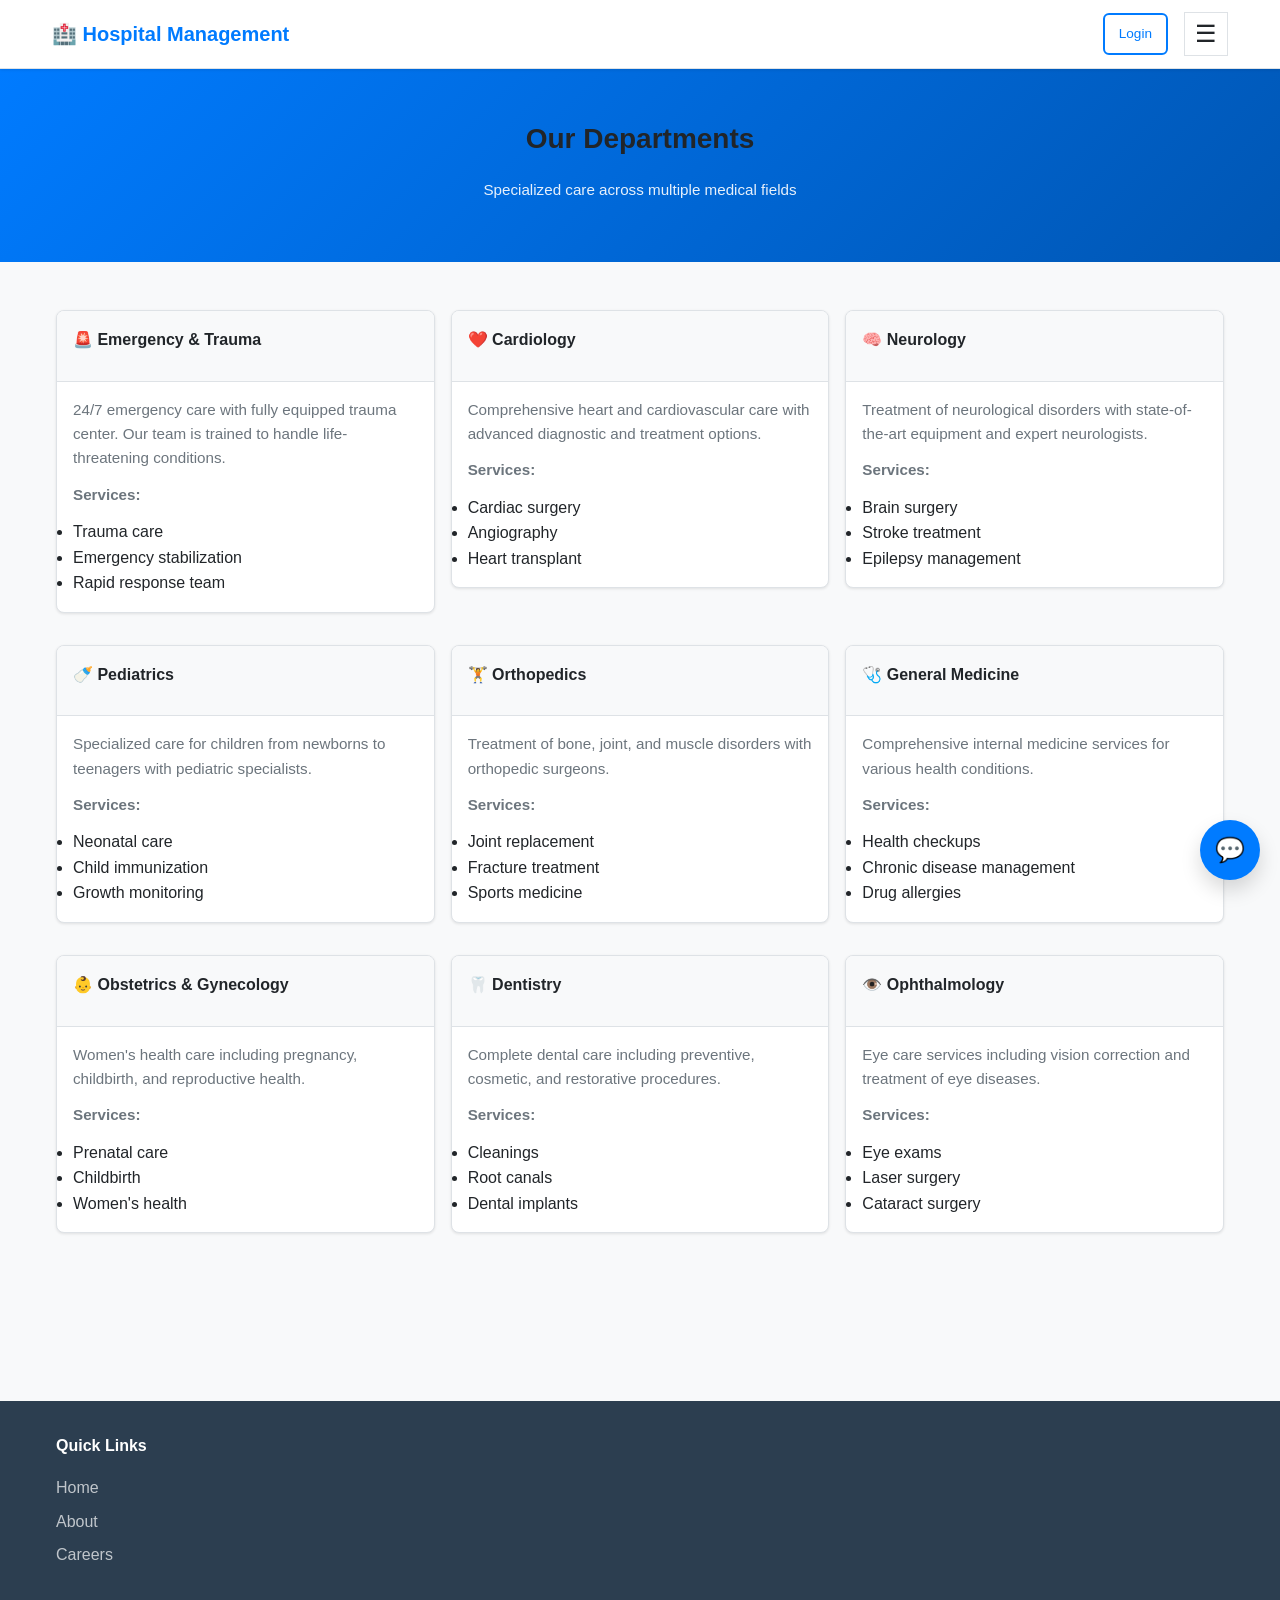
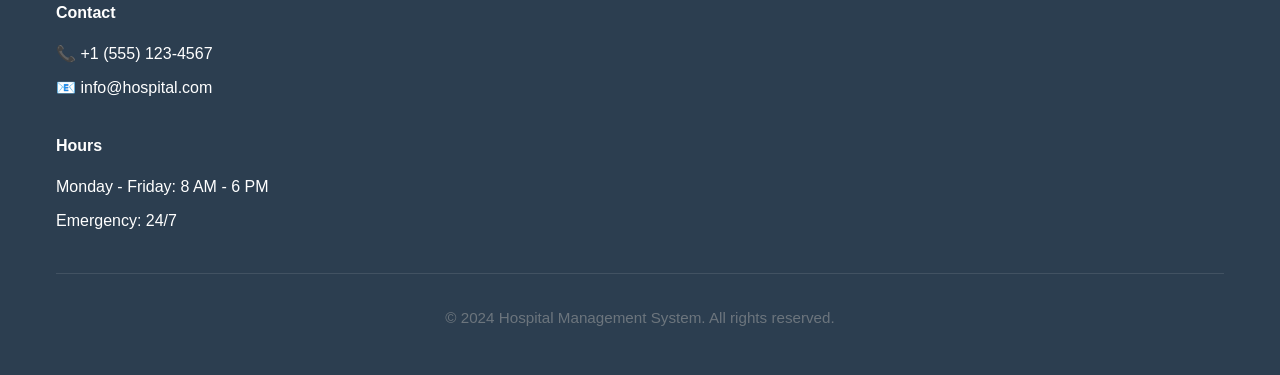
<file: pages/public/departments.html>
<!DOCTYPE html>
<html lang="en">

<head>
    <meta charset="UTF-8">
    <meta name="viewport" content="width=device-width, initial-scale=1.0">
    <title>Departments - Hospital Management System</title>
    <link rel="stylesheet" href="/assets/css/style.css">
    <link rel="stylesheet" href="/assets/css/responsive.css">
</head>

<body>
    <!-- Navigation -->
    <nav class="navbar">
        <div class="navbar-container">
            <div class="navbar-brand">🏥 Hospital Management</div>
            <ul class="navbar-nav">
                <li><a href="/">Home</a></li>
                <li><a href="/pages/public/about.html">About</a></li>
                <li><a href="/pages/public/departments.html" class="active">Departments</a></li>
                <li><a href="/pages/public/health-tips.html">Health Tips</a></li>
                <li><a href="/pages/public/faq.html">FAQ</a></li>
                <li><a href="/pages/public/careers.html">Careers</a></li>
            </ul>
            <div class="navbar-right">
                <a href="/pages/public/login.html" class="btn btn-outline btn-sm">Login</a>
                <button class="navbar-toggle">☰</button>
            </div>
        </div>
    </nav>

    <!-- Page Header -->
    <section
        style="background: linear-gradient(135deg, #007BFF 0%, #0056b3 100%); color: white; padding: 3rem 1rem; text-align: center;">
        <div class="container">
            <h1>Our Departments</h1>
            <p style="color: rgba(255, 255, 255, 0.9);">Specialized care across multiple medical fields</p>
        </div>
    </section>

    <!-- Main Content -->
    <main class="container" style="padding: 3rem 1rem;">
        <div class="row">
            <div class="col-4">
                <div class="card">
                    <div class="card-header">
                        <h4>🚨 Emergency & Trauma</h4>
                    </div>
                    <div class="card-body">
                        <p>24/7 emergency care with fully equipped trauma center. Our team is trained to handle
                            life-threatening conditions.</p>
                        <p><strong>Services:</strong></p>
                        <ul>
                            <li>Trauma care</li>
                            <li>Emergency stabilization</li>
                            <li>Rapid response team</li>
                        </ul>
                    </div>
                </div>
            </div>

            <div class="col-4">
                <div class="card">
                    <div class="card-header">
                        <h4>❤️ Cardiology</h4>
                    </div>
                    <div class="card-body">
                        <p>Comprehensive heart and cardiovascular care with advanced diagnostic and treatment options.
                        </p>
                        <p><strong>Services:</strong></p>
                        <ul>
                            <li>Cardiac surgery</li>
                            <li>Angiography</li>
                            <li>Heart transplant</li>
                        </ul>
                    </div>
                </div>
            </div>

            <div class="col-4">
                <div class="card">
                    <div class="card-header">
                        <h4>🧠 Neurology</h4>
                    </div>
                    <div class="card-body">
                        <p>Treatment of neurological disorders with state-of-the-art equipment and expert neurologists.
                        </p>
                        <p><strong>Services:</strong></p>
                        <ul>
                            <li>Brain surgery</li>
                            <li>Stroke treatment</li>
                            <li>Epilepsy management</li>
                        </ul>
                    </div>
                </div>
            </div>

            <div class="col-4">
                <div class="card">
                    <div class="card-header">
                        <h4>🍼 Pediatrics</h4>
                    </div>
                    <div class="card-body">
                        <p>Specialized care for children from newborns to teenagers with pediatric specialists.</p>
                        <p><strong>Services:</strong></p>
                        <ul>
                            <li>Neonatal care</li>
                            <li>Child immunization</li>
                            <li>Growth monitoring</li>
                        </ul>
                    </div>
                </div>
            </div>

            <div class="col-4">
                <div class="card">
                    <div class="card-header">
                        <h4>🏋️ Orthopedics</h4>
                    </div>
                    <div class="card-body">
                        <p>Treatment of bone, joint, and muscle disorders with orthopedic surgeons.</p>
                        <p><strong>Services:</strong></p>
                        <ul>
                            <li>Joint replacement</li>
                            <li>Fracture treatment</li>
                            <li>Sports medicine</li>
                        </ul>
                    </div>
                </div>
            </div>

            <div class="col-4">
                <div class="card">
                    <div class="card-header">
                        <h4>🩺 General Medicine</h4>
                    </div>
                    <div class="card-body">
                        <p>Comprehensive internal medicine services for various health conditions.</p>
                        <p><strong>Services:</strong></p>
                        <ul>
                            <li>Health checkups</li>
                            <li>Chronic disease management</li>
                            <li>Drug allergies</li>
                        </ul>
                    </div>
                </div>
            </div>

            <div class="col-4">
                <div class="card">
                    <div class="card-header">
                        <h4>👶 Obstetrics & Gynecology</h4>
                    </div>
                    <div class="card-body">
                        <p>Women's health care including pregnancy, childbirth, and reproductive health.</p>
                        <p><strong>Services:</strong></p>
                        <ul>
                            <li>Prenatal care</li>
                            <li>Childbirth</li>
                            <li>Women's health</li>
                        </ul>
                    </div>
                </div>
            </div>

            <div class="col-4">
                <div class="card">
                    <div class="card-header">
                        <h4>🦷 Dentistry</h4>
                    </div>
                    <div class="card-body">
                        <p>Complete dental care including preventive, cosmetic, and restorative procedures.</p>
                        <p><strong>Services:</strong></p>
                        <ul>
                            <li>Cleanings</li>
                            <li>Root canals</li>
                            <li>Dental implants</li>
                        </ul>
                    </div>
                </div>
            </div>

            <div class="col-4">
                <div class="card">
                    <div class="card-header">
                        <h4>👁️ Ophthalmology</h4>
                    </div>
                    <div class="card-body">
                        <p>Eye care services including vision correction and treatment of eye diseases.</p>
                        <p><strong>Services:</strong></p>
                        <ul>
                            <li>Eye exams</li>
                            <li>Laser surgery</li>
                            <li>Cataract surgery</li>
                        </ul>
                    </div>
                </div>
            </div>
        </div>
    </main>

    <!-- Footer -->
    <footer class="footer">
        <div class="container">
            <div class="footer-content">
                <div class="footer-section">
                    <h4>Quick Links</h4>
                    <ul>
                        <li><a href="/">Home</a></li>
                        <li><a href="/pages/public/about.html">About</a></li>
                        <li><a href="/pages/public/careers.html">Careers</a></li>
                    </ul>
                </div>
                <div class="footer-section">
                    <h4>Contact</h4>
                    <ul>
                        <li>📞 +1 (555) 123-4567</li>
                        <li>📧 info@hospital.com</li>
                    </ul>
                </div>
                <div class="footer-section">
                    <h4>Hours</h4>
                    <ul>
                        <li>Monday - Friday: 8 AM - 6 PM</li>
                        <li>Emergency: 24/7</li>
                    </ul>
                </div>
            </div>
            <div class="footer-bottom">
                <p>&copy; 2024 Hospital Management System. All rights reserved.</p>
            </div>
        </div>
    </footer>

    <script src="/assets/js/utils.js"></script>
    <script src="/assets/js/app.js"></script>
    <script src="/assets/js/chatbot.js"></script>
</body>

</html>
</file>
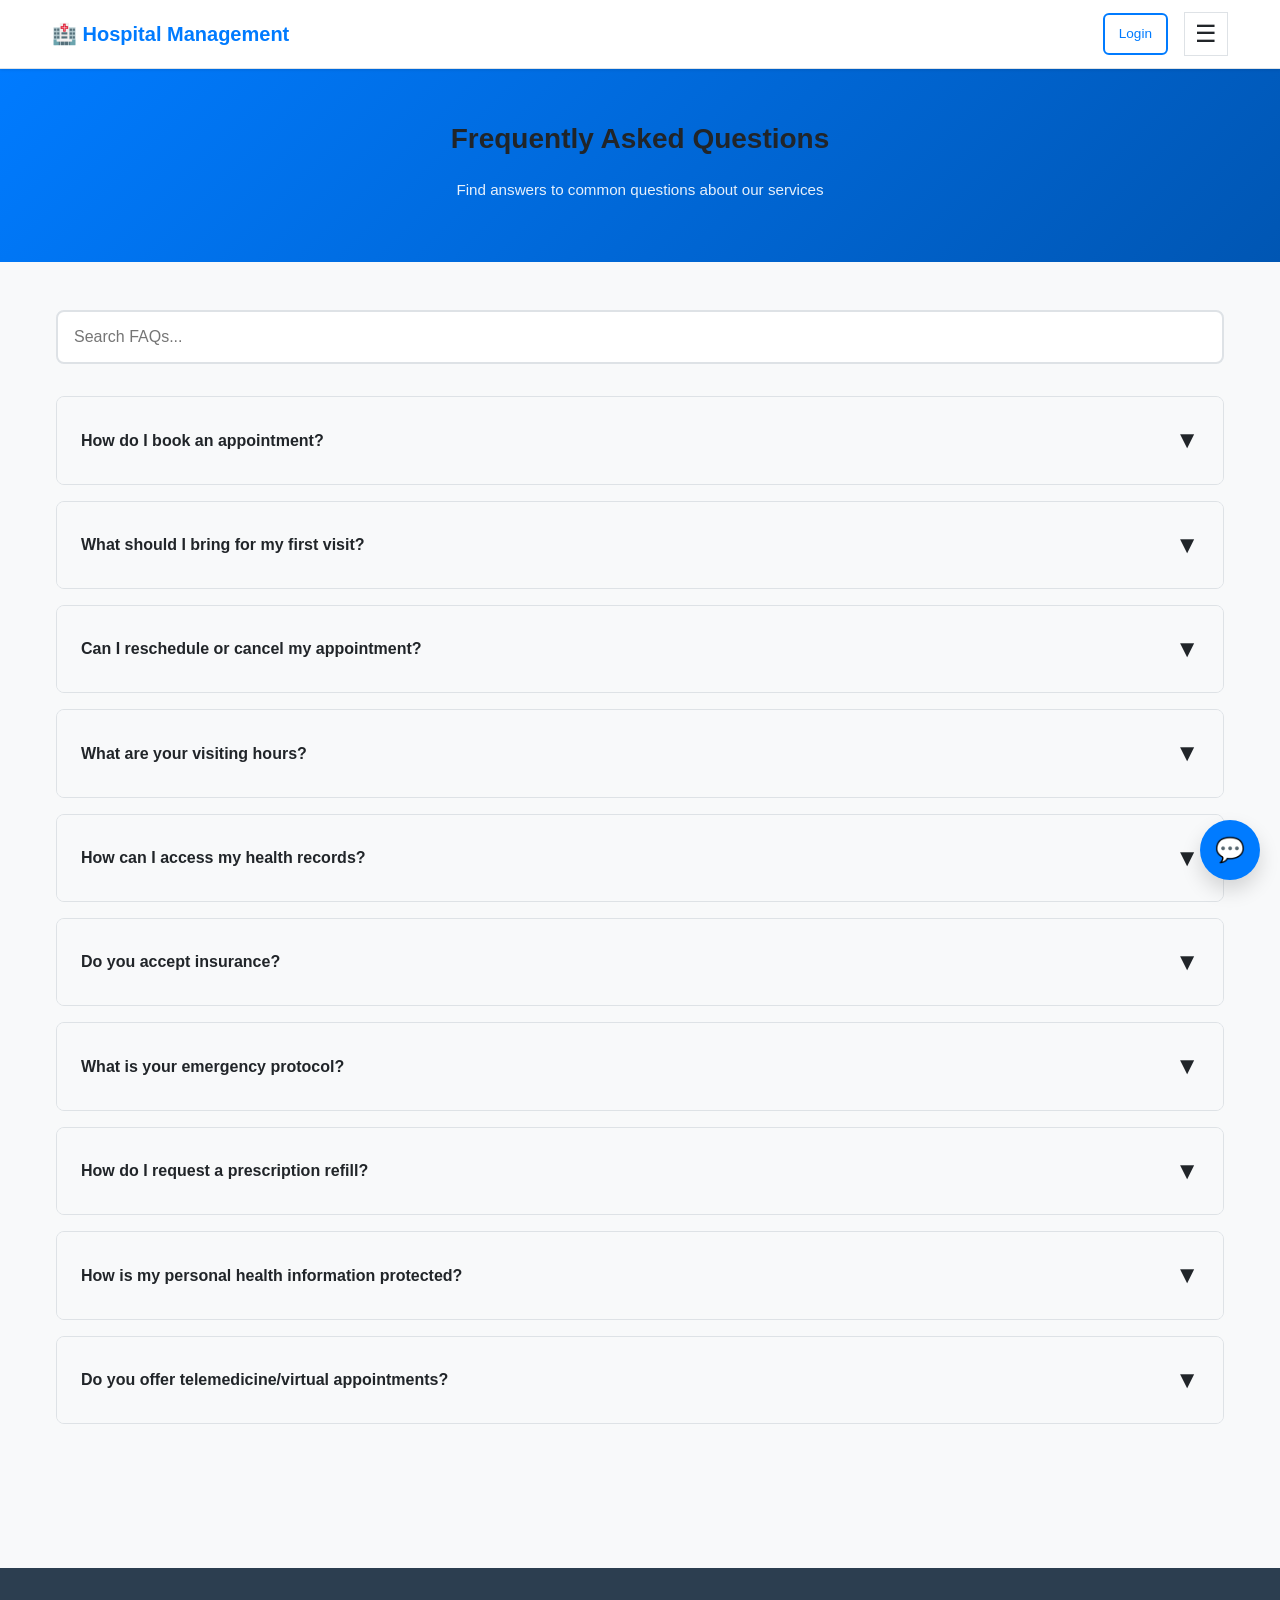
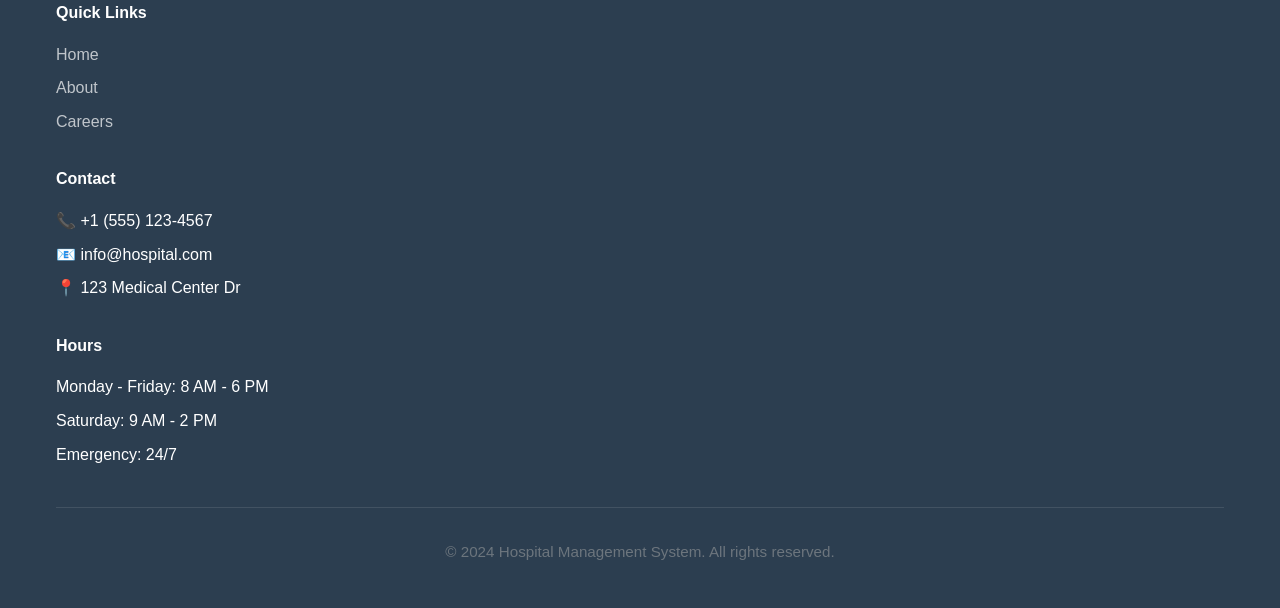
<file: pages/public/faq.html>
<!DOCTYPE html>
<html lang="en">

<head>
    <meta charset="UTF-8">
    <meta name="viewport" content="width=device-width, initial-scale=1.0">
    <title>FAQ - Hospital Management System</title>
    <link rel="stylesheet" href="/assets/css/style.css">
    <link rel="stylesheet" href="/assets/css/responsive.css">
    <style>
        .faq-item {
            background-color: white;
            border: 1px solid var(--border-color);
            border-radius: 0.5rem;
            margin-bottom: 1rem;
            overflow: hidden;
        }

        .faq-question {
            padding: 1.5rem;
            background-color: var(--light-bg);
            cursor: pointer;
            display: flex;
            justify-content: space-between;
            align-items: center;
            font-weight: 600;
            transition: var(--transition);
        }

        .faq-question:hover {
            background-color: rgba(0, 123, 255, 0.05);
        }

        .faq-toggle {
            font-size: 1.5rem;
            transition: var(--transition);
        }

        .faq-item.active .faq-toggle {
            transform: rotate(180deg);
        }

        .faq-answer {
            padding: 1.5rem;
            display: none;
            color: var(--light-text);
            line-height: 1.8;
        }

        .faq-item.active .faq-answer {
            display: block;
        }

        .search-box {
            margin-bottom: 2rem;
        }

        .search-box input {
            width: 100%;
            padding: 1rem;
            border: 2px solid var(--border-color);
            border-radius: 0.5rem;
            font-size: 1rem;
        }

        .search-box input:focus {
            outline: none;
            border-color: var(--primary-color);
        }
    </style>
</head>

<body>
    <!-- Navigation -->
    <nav class="navbar">
        <div class="navbar-container">
            <div class="navbar-brand">🏥 Hospital Management</div>
            <ul class="navbar-nav">
                <li><a href="/">Home</a></li>
                <li><a href="/pages/public/about.html">About</a></li>
                <li><a href="/pages/public/departments.html">Departments</a></li>
                <li><a href="/pages/public/health-tips.html">Health Tips</a></li>
                <li><a href="/pages/public/faq.html" class="active">FAQ</a></li>
                <li><a href="/pages/public/careers.html">Careers</a></li>
            </ul>
            <div class="navbar-right">
                <a href="/pages/public/login.html" class="btn btn-outline btn-sm">Login</a>
                <button class="navbar-toggle">☰</button>
            </div>
        </div>
    </nav>

    <!-- Page Header -->
    <section
        style="background: linear-gradient(135deg, #007BFF 0%, #0056b3 100%); color: white; padding: 3rem 1rem; text-align: center;">
        <div class="container">
            <h1>Frequently Asked Questions</h1>
            <p style="color: rgba(255, 255, 255, 0.9);">Find answers to common questions about our services</p>
        </div>
    </section>

    <!-- Main Content -->
    <main class="container" style="padding: 3rem 1rem;">
        <div class="search-box">
            <input type="text" id="faqSearch" placeholder="Search FAQs..." class="form-control">
        </div>

        <div id="faqContainer">
            <div class="faq-item">
                <div class="faq-question">
                    <span>How do I book an appointment?</span>
                    <span class="faq-toggle">▼</span>
                </div>
                <div class="faq-answer">
                    You can book an appointment by logging into your patient portal and navigating to the appointments
                    section. Select your preferred doctor, date, and time, then confirm your booking. You can also call
                    our reception desk at +1 (555) 123-4567 to book over the phone.
                </div>
            </div>

            <div class="faq-item">
                <div class="faq-question">
                    <span>What should I bring for my first visit?</span>
                    <span class="faq-toggle">▼</span>
                </div>
                <div class="faq-answer">
                    Please bring a valid ID, insurance card, and any medical records from previous treatments. If you
                    have any prescription documents or test reports, please bring those as well. Fill out our new
                    patient form 15 minutes before your appointment.
                </div>
            </div>

            <div class="faq-item">
                <div class="faq-question">
                    <span>Can I reschedule or cancel my appointment?</span>
                    <span class="faq-toggle">▼</span>
                </div>
                <div class="faq-answer">
                    Yes, you can reschedule or cancel your appointment through your patient portal or by contacting our
                    reception desk. Please provide at least 24 hours notice for cancellations. Cancellations made within
                    24 hours may incur a fee.
                </div>
            </div>

            <div class="faq-item">
                <div class="faq-question">
                    <span>What are your visiting hours?</span>
                    <span class="faq-toggle">▼</span>
                </div>
                <div class="faq-answer">
                    Our visiting hours are Monday-Friday: 8 AM - 8 PM, Saturday: 9 AM - 6 PM, and Sunday: 10 AM - 4 PM.
                    ICU and emergency wards have restricted visiting hours. Please check with the reception desk for
                    specific departmental hours.
                </div>
            </div>

            <div class="faq-item">
                <div class="faq-question">
                    <span>How can I access my health records?</span>
                    <span class="faq-toggle">▼</span>
                </div>
                <div class="faq-answer">
                    Your complete health records are available in your patient portal 24/7. Log in with your credentials
                    to view your medical history, test results, prescriptions, and doctor's notes. You can also request
                    printed copies from our medical records department.
                </div>
            </div>

            <div class="faq-item">
                <div class="faq-question">
                    <span>Do you accept insurance?</span>
                    <span class="faq-toggle">▼</span>
                </div>
                <div class="faq-answer">
                    Yes, we accept most major insurance providers. Please verify your coverage with your insurance
                    company before your visit. Our billing department can also help confirm your coverage. We also offer
                    flexible payment plans for uninsured patients.
                </div>
            </div>

            <div class="faq-item">
                <div class="faq-question">
                    <span>What is your emergency protocol?</span>
                    <span class="faq-toggle">▼</span>
                </div>
                <div class="faq-answer">
                    In case of emergency, call 911 or come directly to our emergency room. Our emergency team is
                    available 24/7 to provide immediate care. You can also use the emergency contact feature in your
                    patient portal to alert our medical staff.
                </div>
            </div>

            <div class="faq-item">
                <div class="faq-question">
                    <span>How do I request a prescription refill?</span>
                    <span class="faq-toggle">▼</span>
                </div>
                <div class="faq-answer">
                    You can request prescription refills through your patient portal, by calling your doctor's office,
                    or by visiting the pharmacy counter. Most refills are processed within 24-48 hours. For urgent
                    needs, contact our pharmacy directly.
                </div>
            </div>

            <div class="faq-item">
                <div class="faq-question">
                    <span>How is my personal health information protected?</span>
                    <span class="faq-toggle">▼</span>
                </div>
                <div class="faq-answer">
                    We comply fully with HIPAA regulations and use advanced encryption to protect your data. Your health
                    information is stored securely and only accessible to authorized healthcare providers involved in
                    your care. We never share your information without your consent.
                </div>
            </div>

            <div class="faq-item">
                <div class="faq-question">
                    <span>Do you offer telemedicine/virtual appointments?</span>
                    <span class="faq-toggle">▼</span>
                </div>
                <div class="faq-answer">
                    Yes, we offer telemedicine services for follow-up consultations and non-emergency appointments.
                    Select "Virtual Appointment" when booking through our patient portal. You'll receive a video call
                    link before your appointment time.
                </div>
            </div>
        </div>
    </main>

    <!-- Footer -->
    <footer class="footer">
        <div class="container">
            <div class="footer-content">
                <div class="footer-section">
                    <h4>Quick Links</h4>
                    <ul>
                        <li><a href="/">Home</a></li>
                        <li><a href="/pages/public/about.html">About</a></li>
                        <li><a href="/pages/public/careers.html">Careers</a></li>
                    </ul>
                </div>
                <div class="footer-section">
                    <h4>Contact</h4>
                    <ul>
                        <li>📞 +1 (555) 123-4567</li>
                        <li>📧 info@hospital.com</li>
                        <li>📍 123 Medical Center Dr</li>
                    </ul>
                </div>
                <div class="footer-section">
                    <h4>Hours</h4>
                    <ul>
                        <li>Monday - Friday: 8 AM - 6 PM</li>
                        <li>Saturday: 9 AM - 2 PM</li>
                        <li>Emergency: 24/7</li>
                    </ul>
                </div>
            </div>
            <div class="footer-bottom">
                <p>&copy; 2024 Hospital Management System. All rights reserved.</p>
            </div>
        </div>
    </footer>

    <script src="/assets/js/utils.js"></script>
    <script src="/assets/js/app.js"></script>
    <script src="/assets/js/chatbot.js"></script>
    <script>
        // FAQ toggle functionality
        document.querySelectorAll('.faq-question').forEach(question => {
            question.addEventListener('click', function () {
                const item = this.parentElement;
                item.classList.toggle('active');
            });
        });

        // FAQ search
        document.getElementById('faqSearch')?.addEventListener('input', function (e) {
            const searchTerm = e.target.value.toLowerCase();
            document.querySelectorAll('.faq-item').forEach(item => {
                const text = item.textContent.toLowerCase();
                item.style.display = text.includes(searchTerm) ? 'block' : 'none';
            });
        });
    </script>
</body>

</html>
</file>
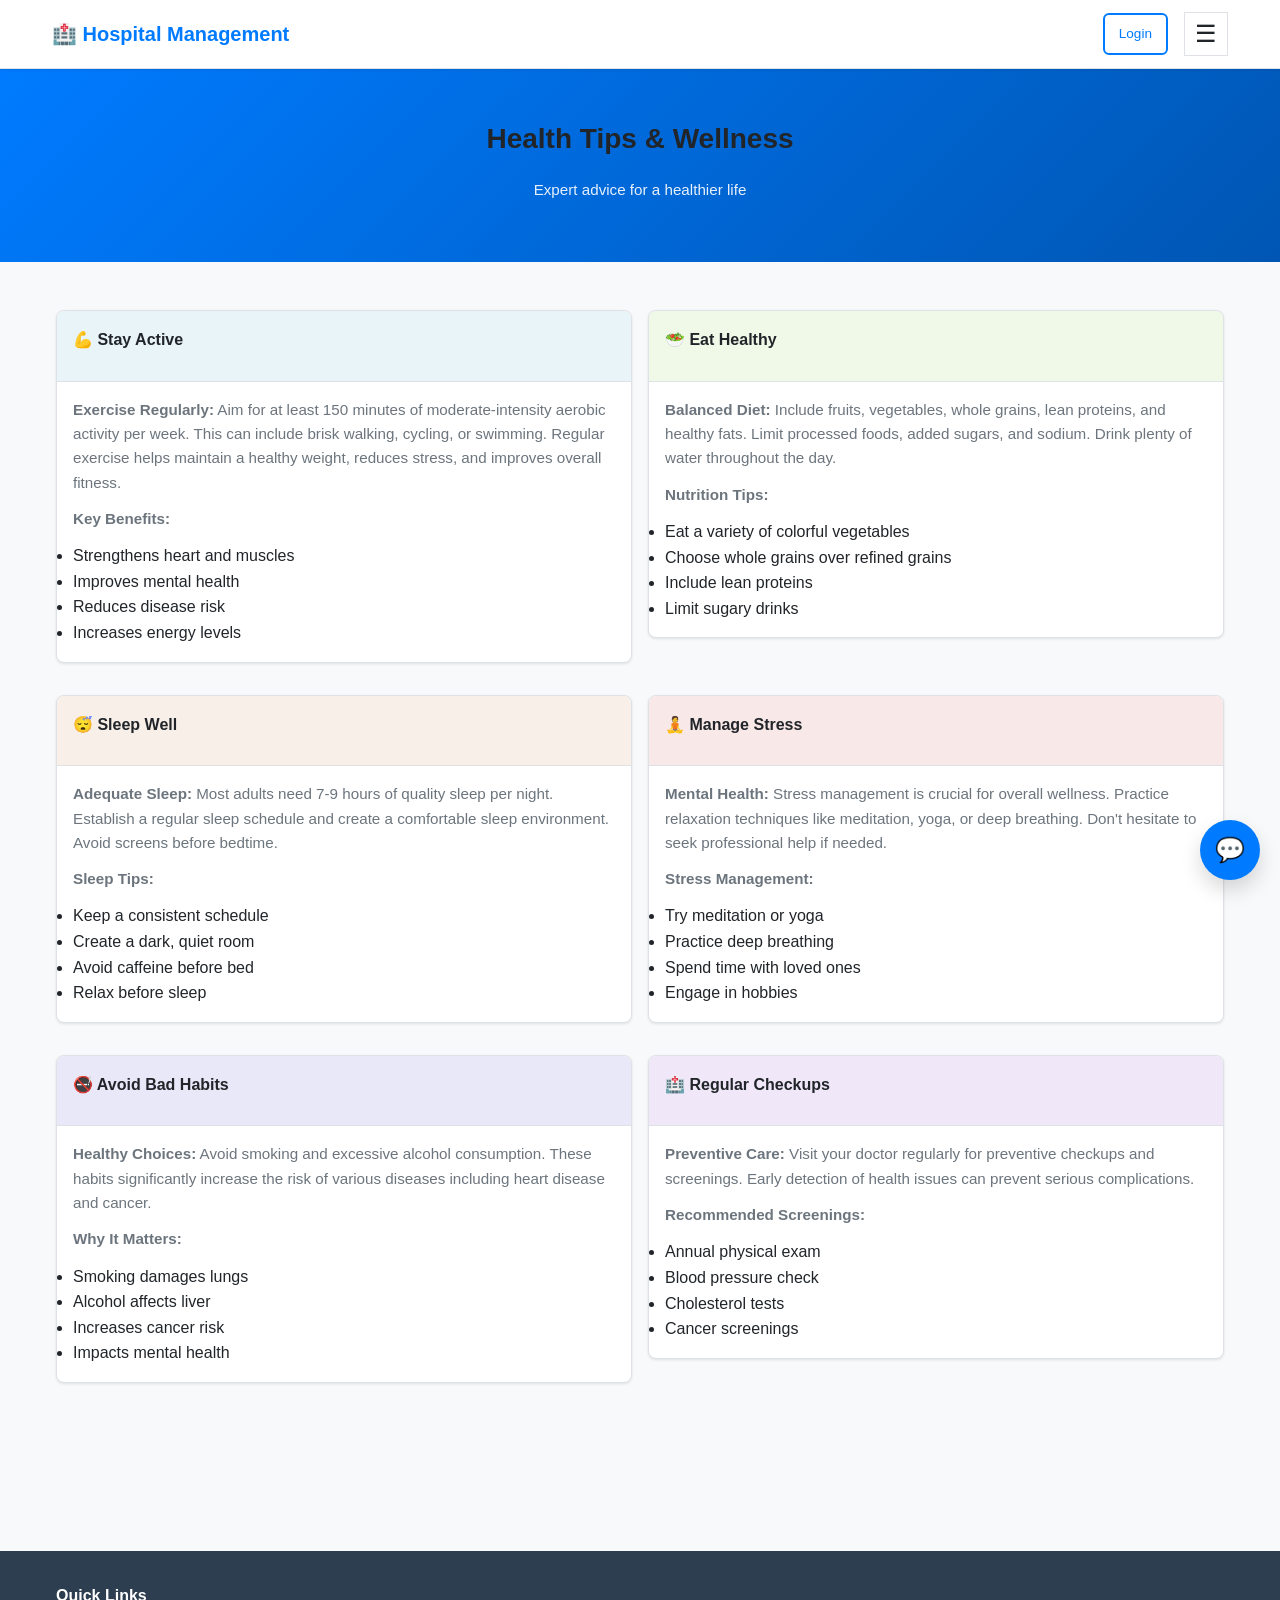
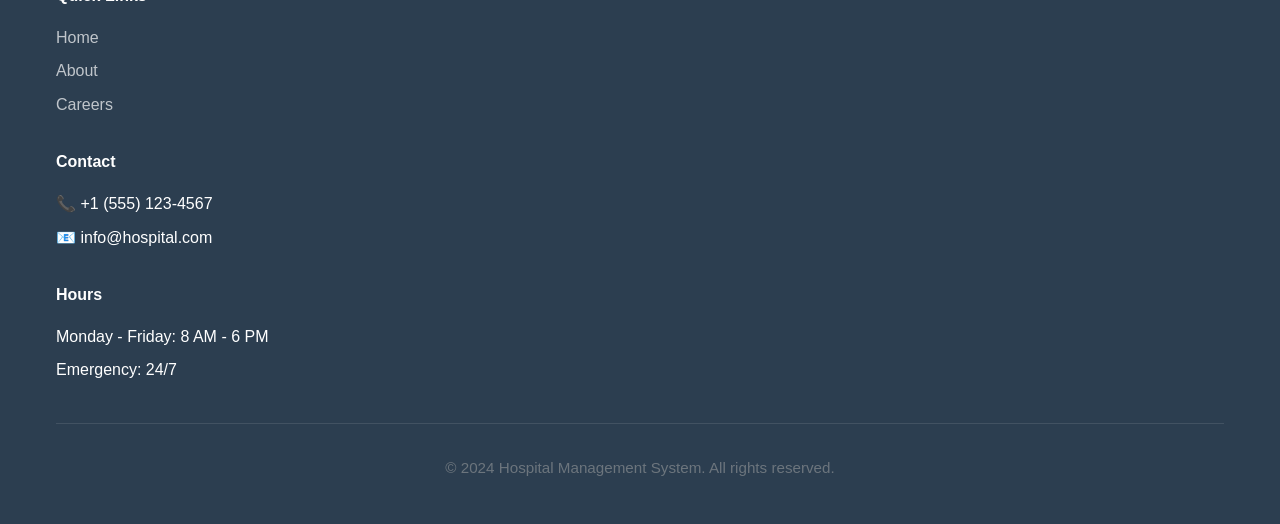
<file: pages/public/health-tips.html>
<!DOCTYPE html>
<html lang="en">

<head>
    <meta charset="UTF-8">
    <meta name="viewport" content="width=device-width, initial-scale=1.0">
    <title>Health Tips - Hospital Management System</title>
    <link rel="stylesheet" href="/assets/css/style.css">
    <link rel="stylesheet" href="/assets/css/responsive.css">
</head>

<body>
    <!-- Navigation -->
    <nav class="navbar">
        <div class="navbar-container">
            <div class="navbar-brand">🏥 Hospital Management</div>
            <ul class="navbar-nav">
                <li><a href="/">Home</a></li>
                <li><a href="/pages/public/about.html">About</a></li>
                <li><a href="/pages/public/departments.html">Departments</a></li>
                <li><a href="/pages/public/health-tips.html" class="active">Health Tips</a></li>
                <li><a href="/pages/public/faq.html">FAQ</a></li>
                <li><a href="/pages/public/careers.html">Careers</a></li>
            </ul>
            <div class="navbar-right">
                <a href="/pages/public/login.html" class="btn btn-outline btn-sm">Login</a>
                <button class="navbar-toggle">☰</button>
            </div>
        </div>
    </nav>

    <!-- Page Header -->
    <section
        style="background: linear-gradient(135deg, #007BFF 0%, #0056b3 100%); color: white; padding: 3rem 1rem; text-align: center;">
        <div class="container">
            <h1>Health Tips & Wellness</h1>
            <p style="color: rgba(255, 255, 255, 0.9);">Expert advice for a healthier life</p>
        </div>
    </section>

    <!-- Main Content -->
    <main class="container" style="padding: 3rem 1rem;">
        <div class="row">
            <div class="col-6">
                <div class="card">
                    <div class="card-header" style="background-color: #E8F4F8;">
                        <h4>💪 Stay Active</h4>
                    </div>
                    <div class="card-body">
                        <p><strong>Exercise Regularly:</strong> Aim for at least 150 minutes of moderate-intensity
                            aerobic activity per week. This can include brisk walking, cycling, or swimming. Regular
                            exercise helps maintain a healthy weight, reduces stress, and improves overall fitness.</p>
                        <p><strong>Key Benefits:</strong></p>
                        <ul>
                            <li>Strengthens heart and muscles</li>
                            <li>Improves mental health</li>
                            <li>Reduces disease risk</li>
                            <li>Increases energy levels</li>
                        </ul>
                    </div>
                </div>
            </div>

            <div class="col-6">
                <div class="card">
                    <div class="card-header" style="background-color: #F0F8E8;">
                        <h4>🥗 Eat Healthy</h4>
                    </div>
                    <div class="card-body">
                        <p><strong>Balanced Diet:</strong> Include fruits, vegetables, whole grains, lean proteins, and
                            healthy fats. Limit processed foods, added sugars, and sodium. Drink plenty of water
                            throughout the day.</p>
                        <p><strong>Nutrition Tips:</strong></p>
                        <ul>
                            <li>Eat a variety of colorful vegetables</li>
                            <li>Choose whole grains over refined grains</li>
                            <li>Include lean proteins</li>
                            <li>Limit sugary drinks</li>
                        </ul>
                    </div>
                </div>
            </div>

            <div class="col-6">
                <div class="card">
                    <div class="card-header" style="background-color: #F8F0E8;">
                        <h4>😴 Sleep Well</h4>
                    </div>
                    <div class="card-body">
                        <p><strong>Adequate Sleep:</strong> Most adults need 7-9 hours of quality sleep per night.
                            Establish a regular sleep schedule and create a comfortable sleep environment. Avoid screens
                            before bedtime.</p>
                        <p><strong>Sleep Tips:</strong></p>
                        <ul>
                            <li>Keep a consistent schedule</li>
                            <li>Create a dark, quiet room</li>
                            <li>Avoid caffeine before bed</li>
                            <li>Relax before sleep</li>
                        </ul>
                    </div>
                </div>
            </div>

            <div class="col-6">
                <div class="card">
                    <div class="card-header" style="background-color: #F8E8E8;">
                        <h4>🧘 Manage Stress</h4>
                    </div>
                    <div class="card-body">
                        <p><strong>Mental Health:</strong> Stress management is crucial for overall wellness. Practice
                            relaxation techniques like meditation, yoga, or deep breathing. Don't hesitate to seek
                            professional help if needed.</p>
                        <p><strong>Stress Management:</strong></p>
                        <ul>
                            <li>Try meditation or yoga</li>
                            <li>Practice deep breathing</li>
                            <li>Spend time with loved ones</li>
                            <li>Engage in hobbies</li>
                        </ul>
                    </div>
                </div>
            </div>

            <div class="col-6">
                <div class="card">
                    <div class="card-header" style="background-color: #E8E8F8;">
                        <h4>🚭 Avoid Bad Habits</h4>
                    </div>
                    <div class="card-body">
                        <p><strong>Healthy Choices:</strong> Avoid smoking and excessive alcohol consumption. These
                            habits significantly increase the risk of various diseases including heart disease and
                            cancer.</p>
                        <p><strong>Why It Matters:</strong></p>
                        <ul>
                            <li>Smoking damages lungs</li>
                            <li>Alcohol affects liver</li>
                            <li>Increases cancer risk</li>
                            <li>Impacts mental health</li>
                        </ul>
                    </div>
                </div>
            </div>

            <div class="col-6">
                <div class="card">
                    <div class="card-header" style="background-color: #F0E8F8;">
                        <h4>🏥 Regular Checkups</h4>
                    </div>
                    <div class="card-body">
                        <p><strong>Preventive Care:</strong> Visit your doctor regularly for preventive checkups and
                            screenings. Early detection of health issues can prevent serious complications.</p>
                        <p><strong>Recommended Screenings:</strong></p>
                        <ul>
                            <li>Annual physical exam</li>
                            <li>Blood pressure check</li>
                            <li>Cholesterol tests</li>
                            <li>Cancer screenings</li>
                        </ul>
                    </div>
                </div>
            </div>
        </div>
    </main>

    <!-- Footer -->
    <footer class="footer">
        <div class="container">
            <div class="footer-content">
                <div class="footer-section">
                    <h4>Quick Links</h4>
                    <ul>
                        <li><a href="/">Home</a></li>
                        <li><a href="/pages/public/about.html">About</a></li>
                        <li><a href="/pages/public/careers.html">Careers</a></li>
                    </ul>
                </div>
                <div class="footer-section">
                    <h4>Contact</h4>
                    <ul>
                        <li>📞 +1 (555) 123-4567</li>
                        <li>📧 info@hospital.com</li>
                    </ul>
                </div>
                <div class="footer-section">
                    <h4>Hours</h4>
                    <ul>
                        <li>Monday - Friday: 8 AM - 6 PM</li>
                        <li>Emergency: 24/7</li>
                    </ul>
                </div>
            </div>
            <div class="footer-bottom">
                <p>&copy; 2024 Hospital Management System. All rights reserved.</p>
            </div>
        </div>
    </footer>

    <script src="/assets/js/utils.js"></script>
    <script src="/assets/js/app.js"></script>
    <script src="/assets/js/chatbot.js"></script>
</body>

</html>
</file>
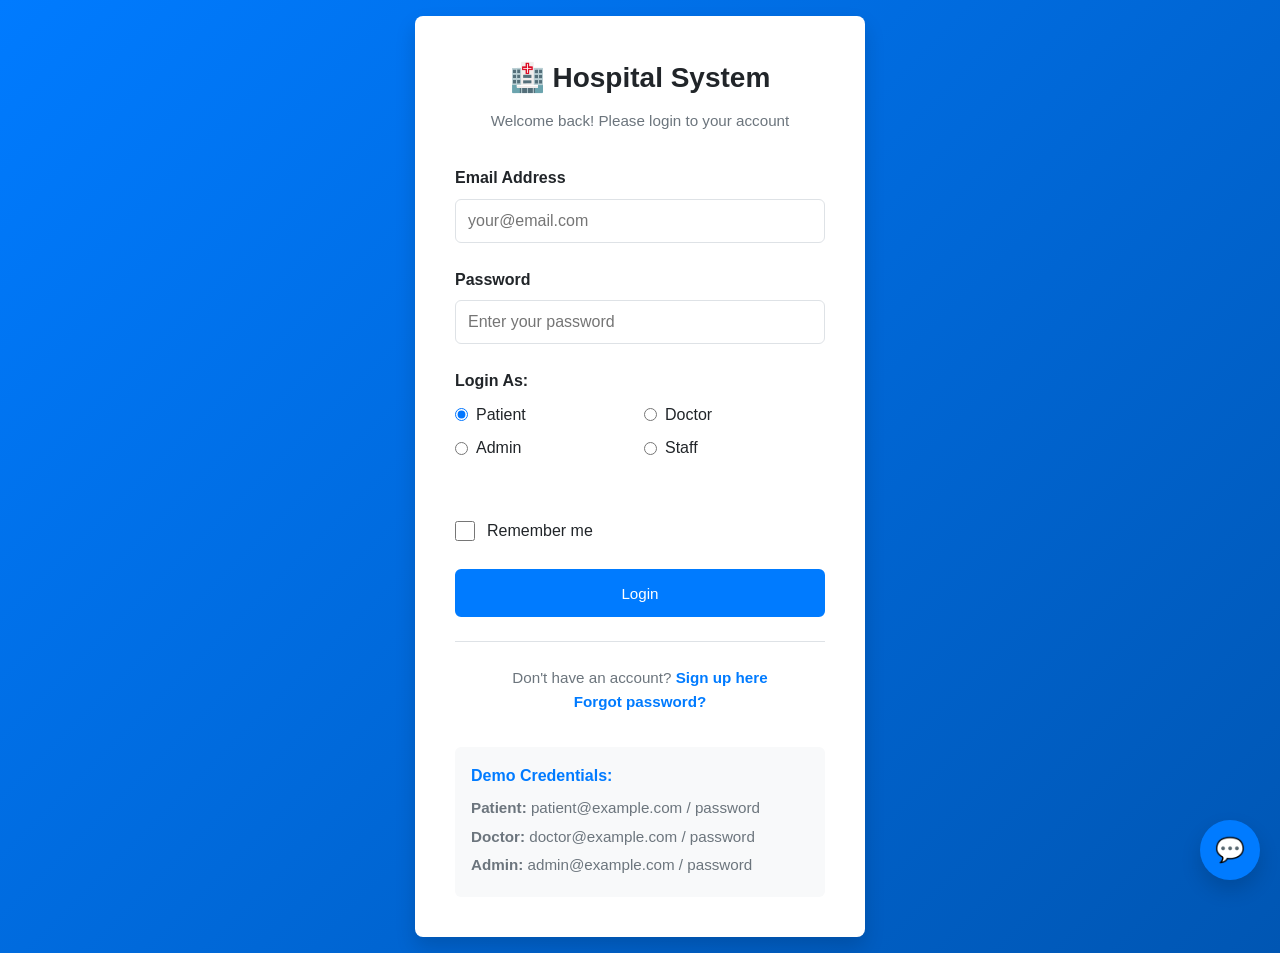
<file: pages/public/login.html>
<!DOCTYPE html>
<html lang="en">

<head>
    <meta charset="UTF-8">
    <meta name="viewport" content="width=device-width, initial-scale=1.0">
    <title>Login - Hospital Management System</title>
    <link rel="stylesheet" href="/assets/css/style.css">
    <link rel="stylesheet" href="/assets/css/responsive.css">
    <style>
        body {
            background: linear-gradient(135deg, #007BFF 0%, #0056b3 100%);
            min-height: 100vh;
            display: flex;
            align-items: center;
            justify-content: center;
            padding: 1rem;
        }

        .auth-container {
            background-color: white;
            border-radius: 0.5rem;
            box-shadow: var(--shadow-lg);
            max-width: 450px;
            width: 100%;
            padding: 2.5rem;
        }

        .auth-header {
            text-align: center;
            margin-bottom: 2rem;
        }

        .auth-header h1 {
            font-size: 1.75rem;
            margin-bottom: 0.5rem;
        }

        .auth-header p {
            color: var(--light-text);
        }

        .auth-form {
            margin-bottom: 1.5rem;
        }

        .form-group {
            margin-bottom: 1.5rem;
        }

        .auth-footer {
            text-align: center;
            padding-top: 1.5rem;
            border-top: 1px solid var(--border-color);
        }

        .auth-footer p {
            margin-bottom: 0;
            color: var(--light-text);
        }

        .auth-footer a {
            font-weight: 600;
        }

        .demo-account {
            background-color: var(--light-bg);
            padding: 1rem;
            border-radius: 0.375rem;
            margin-top: 2rem;
            font-size: 0.9rem;
        }

        .demo-account h4 {
            margin-bottom: 0.5rem;
            color: var(--primary-color);
        }

        .demo-account p {
            margin: 0.25rem 0;
        }

        .role-selector {
            display: grid;
            grid-template-columns: repeat(2, 1fr);
            gap: 0.5rem;
            margin-bottom: 1.5rem;
        }

        .role-option {
            display: flex;
            align-items: center;
        }

        .role-option input {
            margin-right: 0.5rem;
        }

        .role-option label {
            margin-bottom: 0;
            cursor: pointer;
            font-weight: 400;
        }
    </style>
</head>

<body>
    <div class="auth-container">
        <div class="auth-header">
            <h1>🏥 Hospital System</h1>
            <p>Welcome back! Please login to your account</p>
        </div>

        <div id="alertContainer"></div>

        <form id="loginForm" class="auth-form">
            <div class="form-group">
                <label for="email">Email Address</label>
                <input type="email" id="email" name="email" class="form-control" required placeholder="your@email.com">
            </div>

            <div class="form-group">
                <label for="password">Password</label>
                <input type="password" id="password" name="password" class="form-control" required
                    placeholder="Enter your password">
            </div>

            <div class="form-group">
                <label>Login As:</label>
                <div class="role-selector">
                    <div class="role-option">
                        <input type="radio" id="patient" name="role" value="patient" checked>
                        <label for="patient">Patient</label>
                    </div>
                    <div class="role-option">
                        <input type="radio" id="doctor" name="role" value="doctor">
                        <label for="doctor">Doctor</label>
                    </div>
                    <div class="role-option">
                        <input type="radio" id="admin" name="role" value="admin">
                        <label for="admin">Admin</label>
                    </div>
                    <div class="role-option">
                        <input type="radio" id="staff" name="role" value="staff">
                        <label for="staff">Staff</label>
                    </div>
                </div>
            </div>

            <div class="form-check">
                <input type="checkbox" id="remember" name="remember">
                <label for="remember">Remember me</label>
            </div>

            <button type="submit" class="btn btn-primary btn-block">Login</button>
        </form>

        <div class="auth-footer">
            <p>Don't have an account? <a href="/pages/public/signup.html">Sign up here</a></p>
            <p><a href="#">Forgot password?</a></p>
        </div>

        <div class="demo-account">
            <h4>Demo Credentials:</h4>
            <p><strong>Patient:</strong> patient@example.com / password</p>
            <p><strong>Doctor:</strong> doctor@example.com / password</p>
            <p><strong>Admin:</strong> admin@example.com / password</p>
        </div>
    </div>

    <div id="mainLoader" class="loader" style="display: none;">
        <div class="spinner"></div>
    </div>

    <script src="/assets/js/utils.js"></script>
    <script src="/assets/js/app.js"></script>
    <script src="/assets/js/auth.js"></script>
    <script src="/assets/js/api.js"></script>
    <script src="/assets/js/chatbot.js"></script>
</body>

</html>
</file>
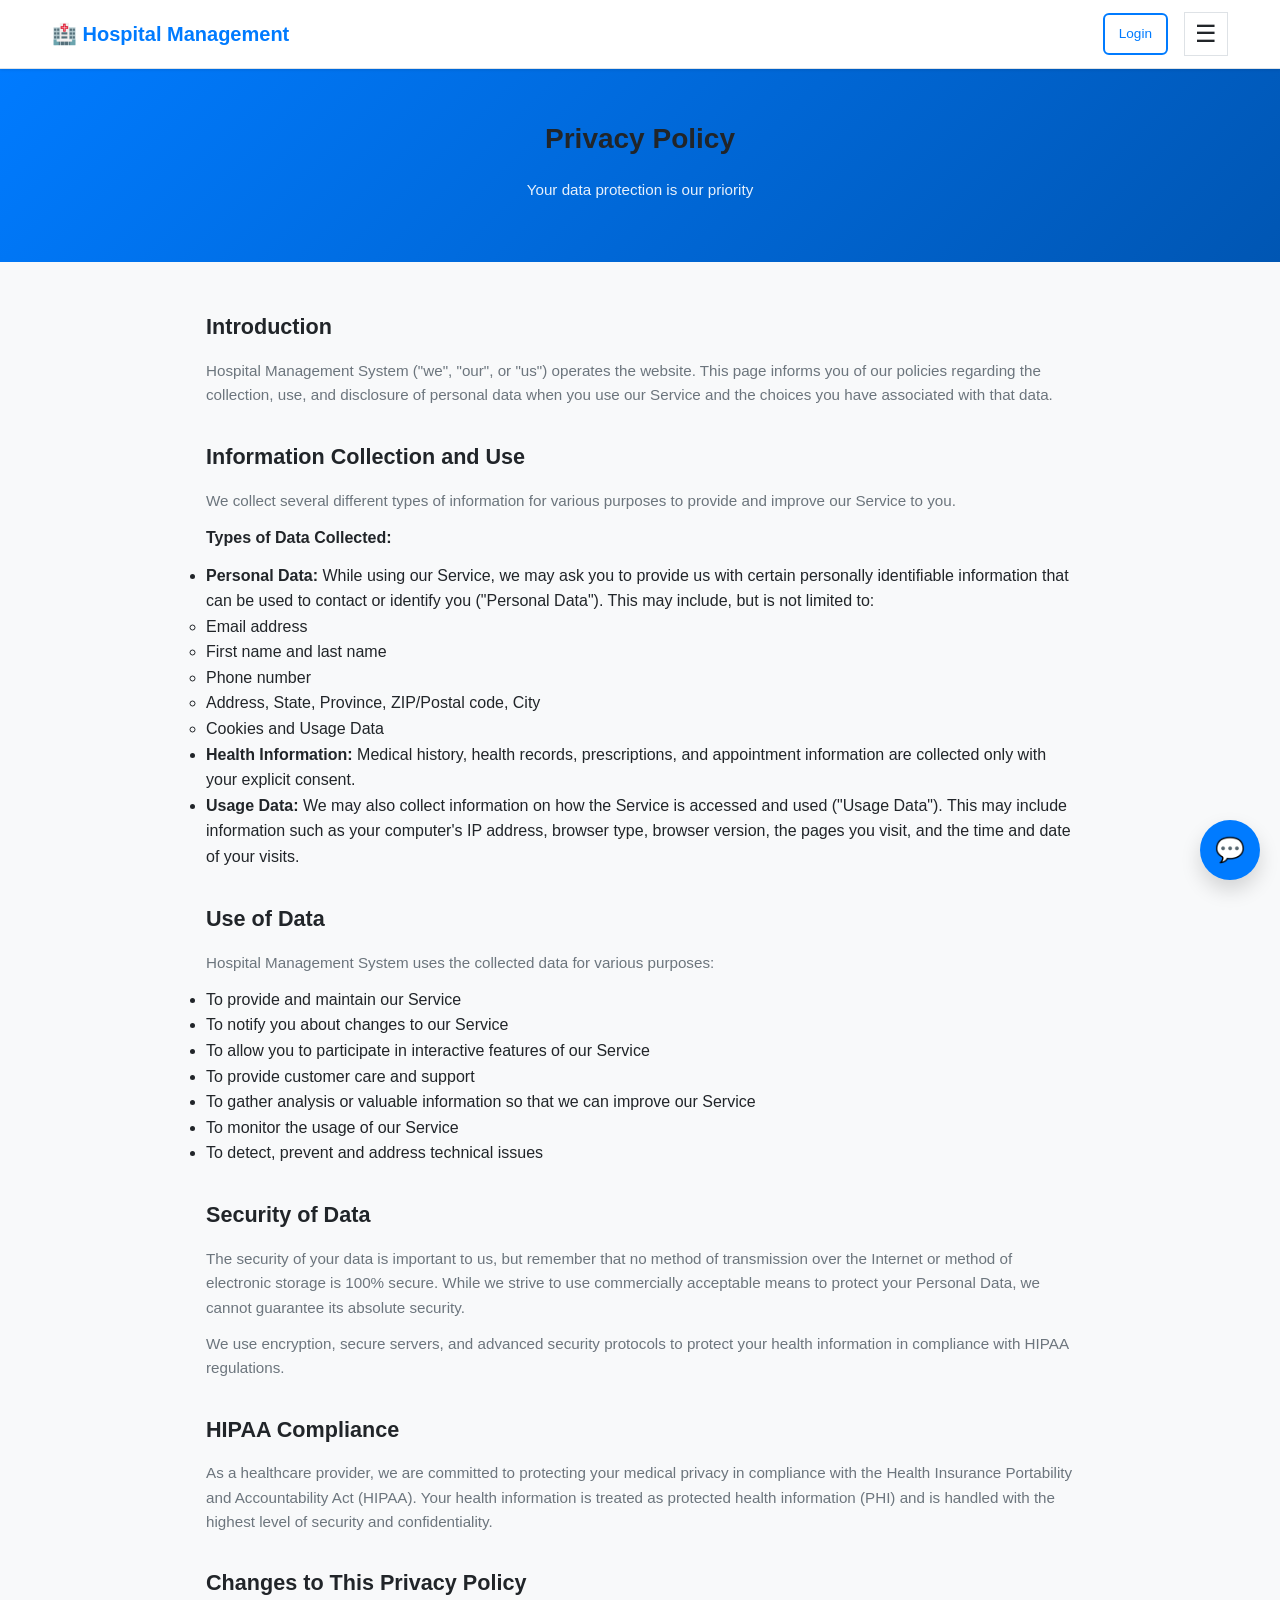
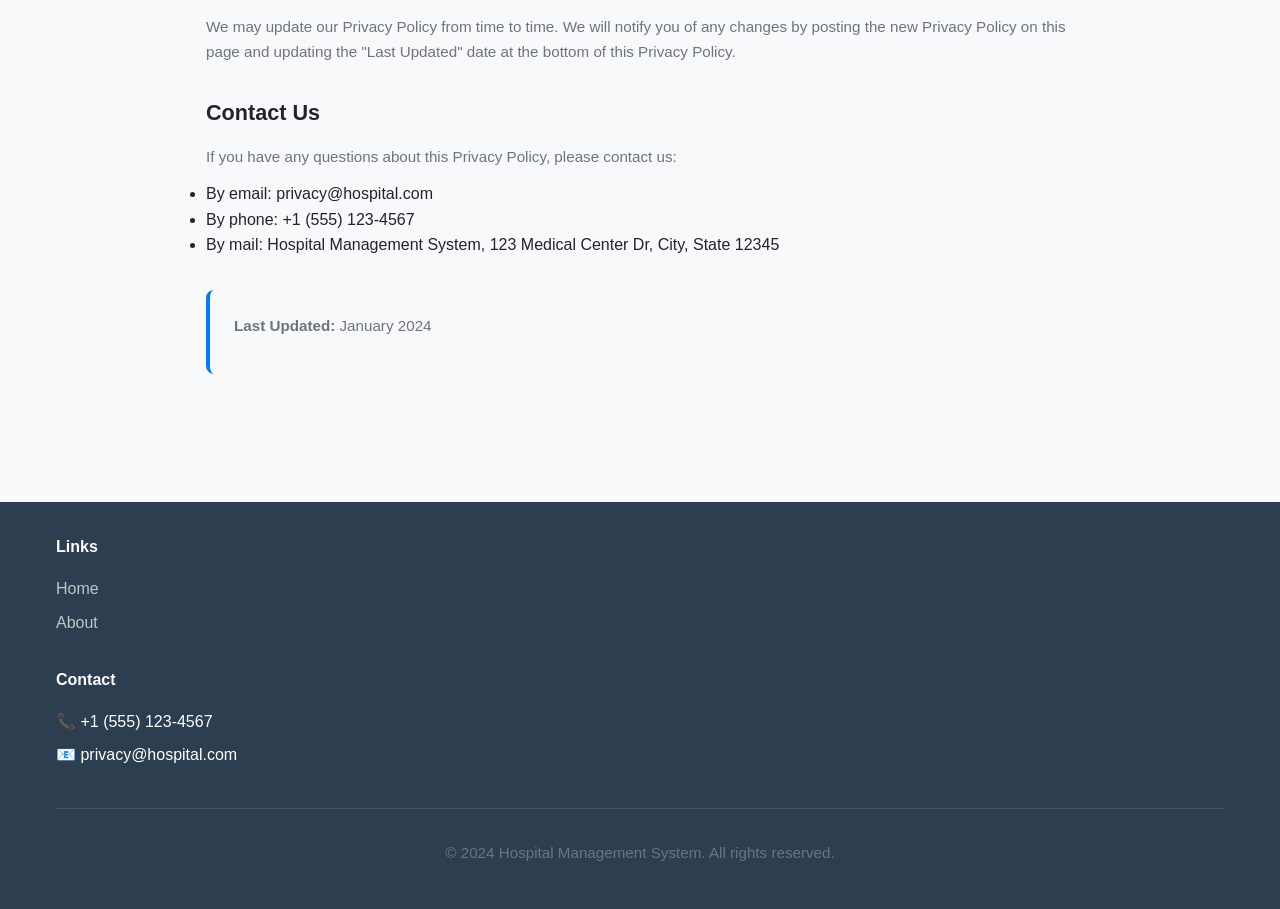
<file: pages/public/privacy.html>
<!DOCTYPE html>
<html lang="en">

<head>
    <meta charset="UTF-8">
    <meta name="viewport" content="width=device-width, initial-scale=1.0">
    <title>Privacy Policy - Hospital Management System</title>
    <link rel="stylesheet" href="/assets/css/style.css">
    <link rel="stylesheet" href="/assets/css/responsive.css">
</head>

<body>
    <!-- Navigation -->
    <nav class="navbar">
        <div class="navbar-container">
            <div class="navbar-brand">🏥 Hospital Management</div>
            <ul class="navbar-nav">
                <li><a href="/">Home</a></li>
                <li><a href="/pages/public/about.html">About</a></li>
                <li><a href="/pages/public/privacy.html" class="active">Privacy</a></li>
            </ul>
            <div class="navbar-right">
                <a href="/pages/public/login.html" class="btn btn-outline btn-sm">Login</a>
                <button class="navbar-toggle">☰</button>
            </div>
        </div>
    </nav>

    <!-- Page Header -->
    <section
        style="background: linear-gradient(135deg, #007BFF 0%, #0056b3 100%); color: white; padding: 3rem 1rem; text-align: center;">
        <div class="container">
            <h1>Privacy Policy</h1>
            <p style="color: rgba(255, 255, 255, 0.9);">Your data protection is our priority</p>
        </div>
    </section>

    <!-- Main Content -->
    <main class="container" style="padding: 3rem 1rem; max-width: 900px;">
        <div class="mb-4">
            <h2>Introduction</h2>
            <p>
                Hospital Management System ("we", "our", or "us") operates the website. This page informs you of our
                policies regarding the collection, use, and disclosure of personal data when you use our Service and the
                choices you have associated with that data.
            </p>
        </div>

        <div class="mb-4">
            <h2>Information Collection and Use</h2>
            <p>We collect several different types of information for various purposes to provide and improve our Service
                to you.</p>

            <h4>Types of Data Collected:</h4>
            <ul>
                <li><strong>Personal Data:</strong> While using our Service, we may ask you to provide us with certain
                    personally identifiable information that can be used to contact or identify you ("Personal Data").
                    This may include, but is not limited to:
                    <ul>
                        <li>Email address</li>
                        <li>First name and last name</li>
                        <li>Phone number</li>
                        <li>Address, State, Province, ZIP/Postal code, City</li>
                        <li>Cookies and Usage Data</li>
                    </ul>
                </li>
                <li><strong>Health Information:</strong> Medical history, health records, prescriptions, and appointment
                    information are collected only with your explicit consent.</li>
                <li><strong>Usage Data:</strong> We may also collect information on how the Service is accessed and used
                    ("Usage Data"). This may include information such as your computer's IP address, browser type,
                    browser version, the pages you visit, and the time and date of your visits.</li>
            </ul>
        </div>

        <div class="mb-4">
            <h2>Use of Data</h2>
            <p>Hospital Management System uses the collected data for various purposes:</p>
            <ul>
                <li>To provide and maintain our Service</li>
                <li>To notify you about changes to our Service</li>
                <li>To allow you to participate in interactive features of our Service</li>
                <li>To provide customer care and support</li>
                <li>To gather analysis or valuable information so that we can improve our Service</li>
                <li>To monitor the usage of our Service</li>
                <li>To detect, prevent and address technical issues</li>
            </ul>
        </div>

        <div class="mb-4">
            <h2>Security of Data</h2>
            <p>
                The security of your data is important to us, but remember that no method of transmission over the
                Internet or method of electronic storage is 100% secure. While we strive to use commercially acceptable
                means to protect your Personal Data, we cannot guarantee its absolute security.
            </p>
            <p>
                We use encryption, secure servers, and advanced security protocols to protect your health information in
                compliance with HIPAA regulations.
            </p>
        </div>

        <div class="mb-4">
            <h2>HIPAA Compliance</h2>
            <p>
                As a healthcare provider, we are committed to protecting your medical privacy in compliance with the
                Health Insurance Portability and Accountability Act (HIPAA). Your health information is treated as
                protected health information (PHI) and is handled with the highest level of security and
                confidentiality.
            </p>
        </div>

        <div class="mb-4">
            <h2>Changes to This Privacy Policy</h2>
            <p>
                We may update our Privacy Policy from time to time. We will notify you of any changes by posting the new
                Privacy Policy on this page and updating the "Last Updated" date at the bottom of this Privacy Policy.
            </p>
        </div>

        <div class="mb-4">
            <h2>Contact Us</h2>
            <p>If you have any questions about this Privacy Policy, please contact us:</p>
            <ul>
                <li>By email: privacy@hospital.com</li>
                <li>By phone: +1 (555) 123-4567</li>
                <li>By mail: Hospital Management System, 123 Medical Center Dr, City, State 12345</li>
            </ul>
        </div>

        <div
            style="background-color: var(--light-bg); padding: 1.5rem; border-radius: 0.5rem; border-left: 4px solid var(--primary-color);">
            <p><strong>Last Updated:</strong> January 2024</p>
        </div>
    </main>

    <!-- Footer -->
    <footer class="footer">
        <div class="container">
            <div class="footer-content">
                <div class="footer-section">
                    <h4>Links</h4>
                    <ul>
                        <li><a href="/">Home</a></li>
                        <li><a href="/pages/public/about.html">About</a></li>
                    </ul>
                </div>
                <div class="footer-section">
                    <h4>Contact</h4>
                    <ul>
                        <li>📞 +1 (555) 123-4567</li>
                        <li>📧 privacy@hospital.com</li>
                    </ul>
                </div>
            </div>
            <div class="footer-bottom">
                <p>&copy; 2024 Hospital Management System. All rights reserved.</p>
            </div>
        </div>
    </footer>

    <script src="/assets/js/utils.js"></script>
    <script src="/assets/js/app.js"></script>
    <script src="/assets/js/chatbot.js"></script>
</body>

</html>
</file>
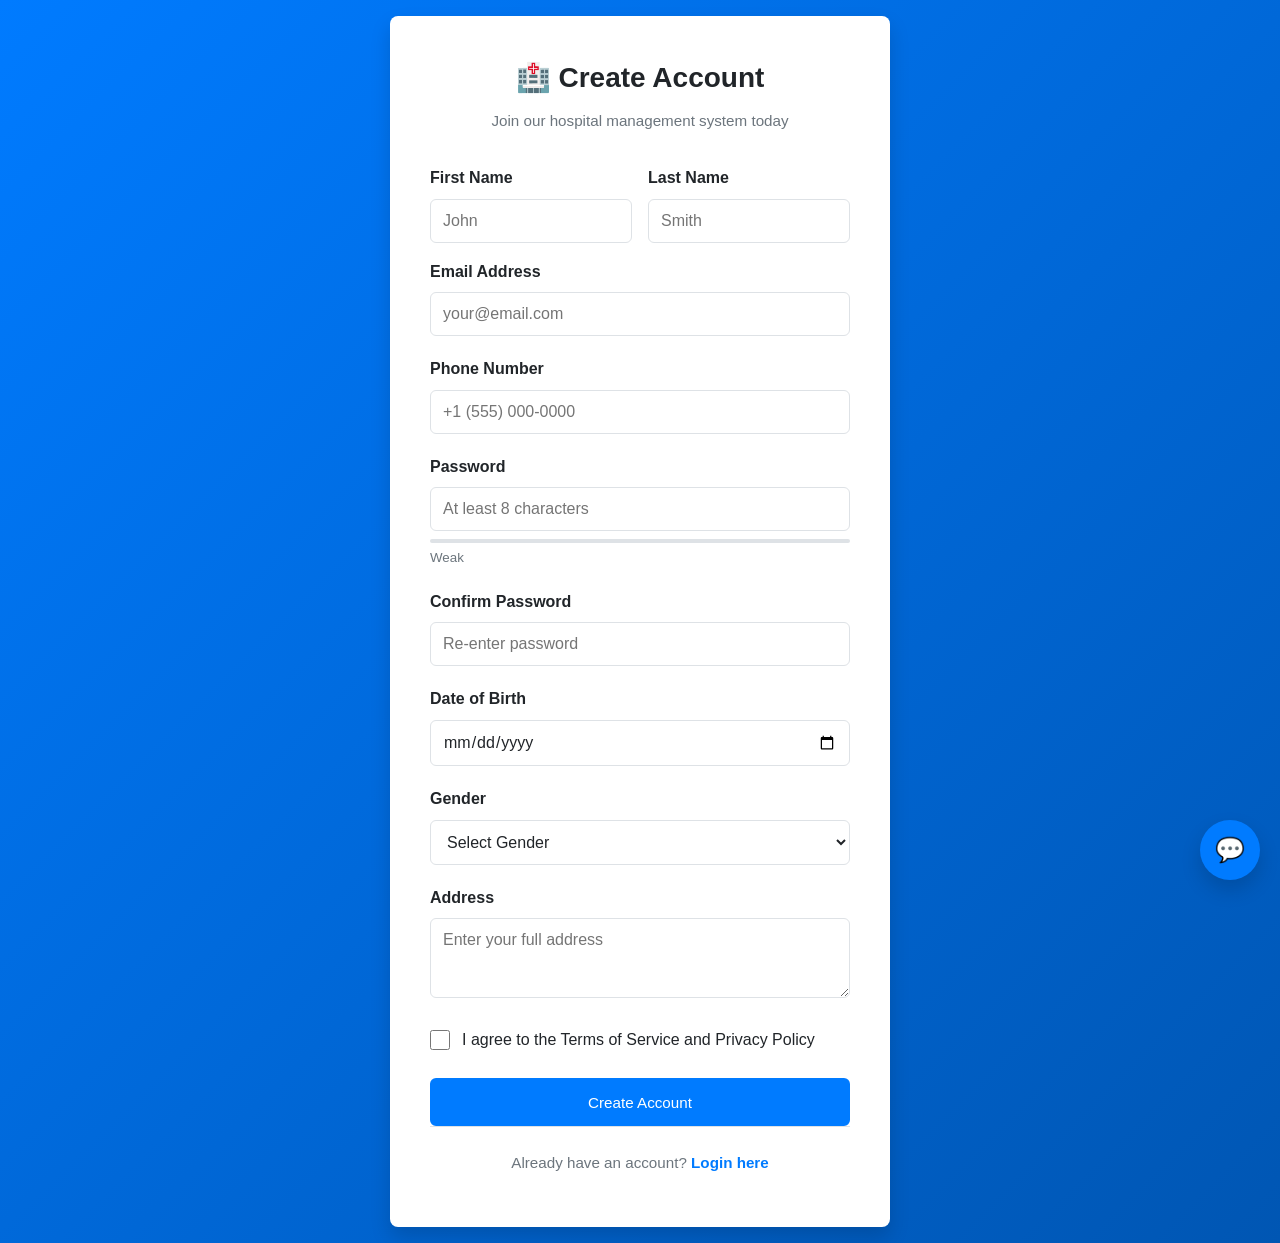
<file: pages/public/signup.html>
<!DOCTYPE html>
<html lang="en">

<head>
    <meta charset="UTF-8">
    <meta name="viewport" content="width=device-width, initial-scale=1.0">
    <title>Sign Up - Hospital Management System</title>
    <link rel="stylesheet" href="/assets/css/style.css">
    <link rel="stylesheet" href="/assets/css/responsive.css">
    <style>
        body {
            background: linear-gradient(135deg, #007BFF 0%, #0056b3 100%);
            min-height: 100vh;
            display: flex;
            align-items: center;
            justify-content: center;
            padding: 1rem;
        }

        .auth-container {
            background-color: white;
            border-radius: 0.5rem;
            box-shadow: var(--shadow-lg);
            max-width: 500px;
            width: 100%;
            padding: 2.5rem;
        }

        .auth-header {
            text-align: center;
            margin-bottom: 2rem;
        }

        .auth-header h1 {
            font-size: 1.75rem;
            margin-bottom: 0.5rem;
        }

        .auth-header p {
            color: var(--light-text);
        }

        .form-row {
            display: grid;
            grid-template-columns: 1fr 1fr;
            gap: 1rem;
        }

        .form-row .form-group {
            margin-bottom: 1rem;
        }

        .form-row.full {
            grid-template-columns: 1fr;
        }

        .password-strength {
            height: 4px;
            background-color: var(--border-color);
            border-radius: 2px;
            margin-top: 0.5rem;
            overflow: hidden;
        }

        .password-strength-bar {
            height: 100%;
            width: 0;
            background-color: var(--danger-color);
            transition: var(--transition);
        }

        .strength-weak {
            width: 33%;
            background-color: var(--danger-color);
        }

        .strength-medium {
            width: 66%;
            background-color: var(--accent-color);
        }

        .strength-strong {
            width: 100%;
            background-color: var(--secondary-color);
        }

        .auth-footer {
            text-align: center;
            padding-top: 1.5rem;
            border-top: 1px solid var(--border-color);
        }

        .auth-footer a {
            font-weight: 600;
        }

        .terms-check {
            font-size: 0.85rem;
            color: var(--light-text);
            margin-bottom: 1.5rem;
        }

        .terms-check a {
            color: var(--primary-color);
        }
    </style>
</head>

<body>
    <div class="auth-container">
        <div class="auth-header">
            <h1>🏥 Create Account</h1>
            <p>Join our hospital management system today</p>
        </div>

        <div id="alertContainer"></div>

        <form id="registerForm">
            <div class="form-row">
                <div class="form-group">
                    <label for="firstName">First Name</label>
                    <input type="text" id="firstName" name="firstName" class="form-control" required placeholder="John">
                </div>
                <div class="form-group">
                    <label for="lastName">Last Name</label>
                    <input type="text" id="lastName" name="lastName" class="form-control" required placeholder="Smith">
                </div>
            </div>

            <div class="form-group">
                <label for="email">Email Address</label>
                <input type="email" id="email" name="email" class="form-control" required placeholder="your@email.com">
            </div>

            <div class="form-group">
                <label for="phone">Phone Number</label>
                <input type="tel" id="phone" name="phone" class="form-control" placeholder="+1 (555) 000-0000">
            </div>

            <div class="form-group">
                <label for="password">Password</label>
                <input type="password" id="password" name="password" class="form-control" required
                    placeholder="At least 8 characters">
                <div class="password-strength">
                    <div class="password-strength-bar" id="strengthBar"></div>
                </div>
                <small id="strengthText"
                    style="color: var(--light-text); margin-top: 0.25rem; display: block;">Weak</small>
            </div>

            <div class="form-group">
                <label for="confirmPassword">Confirm Password</label>
                <input type="password" id="confirmPassword" name="confirmPassword" class="form-control" required
                    placeholder="Re-enter password">
            </div>

            <div class="form-group">
                <label for="dateOfBirth">Date of Birth</label>
                <input type="date" id="dateOfBirth" name="dateOfBirth" class="form-control" required>
            </div>

            <div class="form-group">
                <label for="gender">Gender</label>
                <select id="gender" name="gender" class="form-control" required>
                    <option value="">Select Gender</option>
                    <option value="male">Male</option>
                    <option value="female">Female</option>
                    <option value="other">Other</option>
                </select>
            </div>

            <div class="form-group">
                <label for="address">Address</label>
                <textarea id="address" name="address" class="form-control" placeholder="Enter your full address"
                    style="min-height: 80px;"></textarea>
            </div>

            <div class="form-check">
                <input type="checkbox" id="agree" name="agree" required>
                <label for="agree">I agree to the Terms of Service and Privacy Policy</label>
            </div>

            <button type="submit" class="btn btn-primary btn-block">Create Account</button>
        </form>

        <div class="auth-footer">
            <p>Already have an account? <a href="/pages/public/login.html">Login here</a></p>
        </div>
    </div>

    <div id="mainLoader" class="loader" style="display: none;">
        <div class="spinner"></div>
    </div>

    <script src="/assets/js/utils.js"></script>
    <script src="/assets/js/app.js"></script>
    <script src="/assets/js/auth.js"></script>
    <script src="/assets/js/api.js"></script>
    <script src="/assets/js/chatbot.js"></script>
    <script>
        // Password strength indicator
        document.getElementById('password')?.addEventListener('input', function () {
            const password = this.value;
            const strengthBar = document.getElementById('strengthBar');
            const strengthText = document.getElementById('strengthText');

            if (password.length < 6) {
                strengthBar.className = 'password-strength-bar strength-weak';
                strengthText.textContent = 'Weak';
            } else if (password.length < 10) {
                strengthBar.className = 'password-strength-bar strength-medium';
                strengthText.textContent = 'Medium';
            } else if (/^(?=.*[a-z])(?=.*[A-Z])(?=.*\d)/.test(password)) {
                strengthBar.className = 'password-strength-bar strength-strong';
                strengthText.textContent = 'Strong';
            } else {
                strengthBar.className = 'password-strength-bar strength-medium';
                strengthText.textContent = 'Medium';
            }
        });

        // Form validation
        document.getElementById('registerForm')?.addEventListener('submit', function (e) {
            const password = document.getElementById('password').value;
            const confirmPassword = document.getElementById('confirmPassword').value;

            if (password !== confirmPassword) {
                e.preventDefault();
                app.showAlert('Passwords do not match', 'danger');
                return;
            }

            if (password.length < 8) {
                e.preventDefault();
                app.showAlert('Password must be at least 8 characters', 'danger');
                return;
            }
        });
    </script>
</body>

</html>
</file>
<file: assets/css/style.css>
/* ========================================
   HOSPITAL MANAGEMENT SYSTEM - MAIN STYLES
   ======================================== */

:root {
    --primary-color: #007BFF;
    --secondary-color: #28A745;
    --accent-color: #FFC107;
    --danger-color: #DC3545;
    --warning-color: #FF6B6B;
    --info-color: #17A2B8;
    --neutral-color: #6C757D;
    --light-bg: #F8F9FA;
    --dark-text: #212529;
    --light-text: #6C757D;
    --border-color: #DEE2E6;
    --shadow-sm: 0 1px 3px rgba(0, 0, 0, 0.1);
    --shadow-md: 0 4px 6px rgba(0, 0, 0, 0.1);
    --shadow-lg: 0 10px 20px rgba(0, 0, 0, 0.15);
    --transition: all 0.3s ease;
}

* {
    margin: 0;
    padding: 0;
    box-sizing: border-box;
}

html {
    scroll-behavior: smooth;
}

body {
    font-family: 'Segoe UI', Tahoma, Geneva, Verdana, sans-serif;
    font-size: 1rem;
    line-height: 1.6;
    color: var(--dark-text);
    background-color: var(--light-bg);
}

/* ==================== TYPOGRAPHY ==================== */
h1 {
    font-size: 2.5rem;
    font-weight: 700;
    margin-bottom: 1.5rem;
    color: var(--dark-text);
}

h2 {
    font-size: 2rem;
    font-weight: 600;
    margin-bottom: 1.25rem;
    color: var(--dark-text);
}

h3 {
    font-size: 1.5rem;
    font-weight: 600;
    margin-bottom: 1rem;
    color: var(--dark-text);
}

h4 {
    font-size: 1.25rem;
    font-weight: 600;
    margin-bottom: 0.75rem;
}

h5 {
    font-size: 1.1rem;
    font-weight: 600;
    margin-bottom: 0.5rem;
}

h6 {
    font-size: 1rem;
    font-weight: 600;
    margin-bottom: 0.5rem;
}

p {
    margin-bottom: 1rem;
    color: var(--light-text);
}

a {
    color: var(--primary-color);
    text-decoration: none;
    transition: var(--transition);
}

a:hover {
    color: #0056b3;
    text-decoration: underline;
}

/* ==================== BUTTONS ==================== */
.btn {
    display: inline-flex;
    align-items: center;
    justify-content: center;
    padding: 0.75rem 1.5rem;
    font-size: 1rem;
    font-weight: 500;
    border: 2px solid transparent;
    border-radius: 0.375rem;
    cursor: pointer;
    transition: var(--transition);
    text-decoration: none;
    white-space: nowrap;
}

.btn:hover {
    transform: translateY(-2px);
    box-shadow: var(--shadow-md);
}

.btn-primary {
    background-color: var(--primary-color);
    color: white;
    border-color: var(--primary-color);
}

.btn-primary:hover {
    background-color: #0056b3;
    border-color: #0056b3;
}

.btn-secondary {
    background-color: var(--secondary-color);
    color: white;
    border-color: var(--secondary-color);
}

.btn-secondary:hover {
    background-color: #218838;
    border-color: #218838;
}

.btn-outline {
    background-color: transparent;
    color: var(--primary-color);
    border-color: var(--primary-color);
}

.btn-outline:hover {
    background-color: var(--primary-color);
    color: white;
}

.btn-danger {
    background-color: var(--danger-color);
    color: white;
    border-color: var(--danger-color);
}

.btn-danger:hover {
    background-color: #c82333;
    border-color: #c82333;
}

.btn-sm {
    padding: 0.5rem 1rem;
    font-size: 0.875rem;
}

.btn-lg {
    padding: 1rem 2rem;
    font-size: 1.1rem;
}

.btn-disabled,
.btn:disabled {
    opacity: 0.6;
    cursor: not-allowed;
    pointer-events: none;
}

.btn-block {
    width: 100%;
    display: flex;
}

/* ==================== CARDS ==================== */
.card {
    background-color: white;
    border: 1px solid var(--border-color);
    border-radius: 0.5rem;
    overflow: hidden;
    box-shadow: var(--shadow-sm);
    transition: var(--transition);
    margin-bottom: 1.5rem;
}

.card:hover {
    box-shadow: var(--shadow-md);
    transform: translateY(-4px);
}

.card-header {
    background-color: var(--light-bg);
    padding: 1.5rem;
    border-bottom: 1px solid var(--border-color);
    font-weight: 600;
    color: var(--dark-text);
}

.card-body {
    padding: 1.5rem;
}

.card-footer {
    background-color: var(--light-bg);
    padding: 1.5rem;
    border-top: 1px solid var(--border-color);
    display: flex;
    gap: 0.5rem;
    justify-content: flex-end;
}

.card-title {
    font-size: 1.25rem;
    font-weight: 600;
    margin-bottom: 0.5rem;
    color: var(--dark-text);
}

.card-text {
    color: var(--light-text);
    margin-bottom: 0.5rem;
}

.card-link {
    color: var(--primary-color);
    font-weight: 500;
}

/* ==================== FORMS ==================== */
.form-group {
    margin-bottom: 1.5rem;
    display: flex;
    flex-direction: column;
}

label {
    font-weight: 600;
    margin-bottom: 0.5rem;
    color: var(--dark-text);
    display: block;
}

.form-control,
input[type="text"],
input[type="email"],
input[type="password"],
input[type="number"],
input[type="date"],
input[type="time"],
input[type="tel"],
textarea,
select {
    width: 100%;
    padding: 0.75rem;
    font-size: 1rem;
    border: 1px solid var(--border-color);
    border-radius: 0.375rem;
    background-color: white;
    color: var(--dark-text);
    transition: var(--transition);
    font-family: inherit;
}

.form-control:focus,
input:focus,
textarea:focus,
select:focus {
    outline: none;
    border-color: var(--primary-color);
    box-shadow: 0 0 0 3px rgba(0, 123, 255, 0.1);
}

textarea {
    resize: vertical;
    min-height: 150px;
}

.form-check {
    display: flex;
    align-items: center;
    margin-bottom: 1rem;
}

.form-check input {
    width: 20px;
    height: 20px;
    margin-right: 0.5rem;
    cursor: pointer;
}

.form-check label {
    margin-bottom: 0;
    cursor: pointer;
    font-weight: 400;
}

.form-error {
    color: var(--danger-color);
    font-size: 0.875rem;
    margin-top: 0.25rem;
}

.form-success {
    color: var(--secondary-color);
    font-size: 0.875rem;
    margin-top: 0.25rem;
}

/* ==================== LAYOUT ==================== */
.container {
    width: 100%;
    max-width: 1200px;
    margin: 0 auto;
    padding: 0 1rem;
}

.row {
    display: grid;
    grid-template-columns: repeat(12, 1fr);
    gap: 1.5rem;
    margin-bottom: 2rem;
}

.col {
    grid-column: span 12;
}

.col-1 {
    grid-column: span 1;
}

.col-2 {
    grid-column: span 2;
}

.col-3 {
    grid-column: span 3;
}

.col-4 {
    grid-column: span 4;
}

.col-5 {
    grid-column: span 5;
}

.col-6 {
    grid-column: span 6;
}

.col-7 {
    grid-column: span 7;
}

.col-8 {
    grid-column: span 8;
}

.col-9 {
    grid-column: span 9;
}

.col-10 {
    grid-column: span 10;
}

.col-11 {
    grid-column: span 11;
}

.col-12 {
    grid-column: span 12;
}

/* ==================== NAVIGATION ==================== */
.navbar {
    background-color: white;
    border-bottom: 1px solid var(--border-color);
    position: sticky;
    top: 0;
    z-index: 1000;
    box-shadow: var(--shadow-sm);
}

.navbar-container {
    display: flex;
    justify-content: space-between;
    align-items: center;
    padding: 1rem 0;
    max-width: 1200px;
    margin: 0 auto;
    padding: 1rem;
}

.navbar-brand {
    display: flex;
    align-items: center;
    gap: 0.5rem;
    font-size: 1.5rem;
    font-weight: 700;
    color: var(--primary-color);
}

.navbar-nav {
    display: flex;
    gap: 2rem;
    list-style: none;
}

.navbar-nav a {
    color: var(--dark-text);
    font-weight: 500;
    transition: var(--transition);
}

.navbar-nav a:hover {
    color: var(--primary-color);
    text-decoration: none;
}

.navbar-nav a.active {
    color: var(--primary-color);
    border-bottom: 3px solid var(--primary-color);
    padding-bottom: 0.25rem;
}

.navbar-right {
    display: flex;
    gap: 1rem;
    align-items: center;
}

.navbar-toggle {
    display: none;
    background: none;
    border: none;
    font-size: 1.5rem;
    cursor: pointer;
    color: var(--dark-text);
}

/* ==================== SIDEBAR ==================== */
.sidebar {
    width: 250px;
    background-color: #2C3E50;
    color: white;
    padding: 2rem 0;
    min-height: 100vh;
    position: fixed;
    left: 0;
    top: 0;
    overflow-y: auto;
}

.sidebar-header {
    padding: 1.5rem;
    font-size: 1.25rem;
    font-weight: 700;
    border-bottom: 1px solid rgba(255, 255, 255, 0.1);
    margin-bottom: 1.5rem;
}

.sidebar-nav {
    list-style: none;
}

.sidebar-nav li {
    margin-bottom: 0.5rem;
}

.sidebar-nav a {
    display: block;
    padding: 1rem 1.5rem;
    color: rgba(255, 255, 255, 0.7);
    transition: var(--transition);
}

.sidebar-nav a:hover,
.sidebar-nav a.active {
    background-color: var(--primary-color);
    color: white;
    padding-left: 2rem;
}

.sidebar-nav a.active {
    background-color: var(--primary-color);
    border-left: 4px solid var(--accent-color);
}

.main-content {
    margin-left: 250px;
    padding: 2rem;
}

/* ==================== MODALS ==================== */
.modal {
    display: none;
    position: fixed;
    z-index: 2000;
    left: 0;
    top: 0;
    width: 100%;
    height: 100%;
    background-color: rgba(0, 0, 0, 0.5);
    animation: fadeIn 0.3s ease;
}

.modal-content {
    background-color: white;
    margin: 5% auto;
    padding: 0;
    border-radius: 0.5rem;
    width: 90%;
    max-width: 600px;
    box-shadow: var(--shadow-lg);
    animation: slideDown 0.3s ease;
}

.modal-header {
    padding: 1.5rem;
    border-bottom: 1px solid var(--border-color);
    display: flex;
    justify-content: space-between;
    align-items: center;
}

.modal-body {
    padding: 1.5rem;
}

.modal-footer {
    padding: 1.5rem;
    border-top: 1px solid var(--border-color);
    display: flex;
    gap: 0.5rem;
    justify-content: flex-end;
}

.modal.show {
    display: flex;
    justify-content: center;
    align-items: center;
}

.close-btn {
    background: none;
    border: none;
    font-size: 1.5rem;
    cursor: pointer;
    color: var(--light-text);
}

/* ==================== TABLES ==================== */
.table {
    width: 100%;
    border-collapse: collapse;
    background-color: white;
    box-shadow: var(--shadow-sm);
}

.table thead {
    background-color: var(--light-bg);
    border-bottom: 2px solid var(--border-color);
}

.table th {
    padding: 1rem;
    text-align: left;
    font-weight: 600;
    color: var(--dark-text);
}

.table td {
    padding: 1rem;
    border-bottom: 1px solid var(--border-color);
    color: var(--light-text);
}

.table tbody tr:hover {
    background-color: rgba(0, 123, 255, 0.05);
}

.table-striped tbody tr:nth-child(odd) {
    background-color: var(--light-bg);
}

.table-responsive {
    overflow-x: auto;
}

/* ==================== ALERTS ==================== */
.alert {
    padding: 1rem;
    margin-bottom: 1.5rem;
    border: 1px solid transparent;
    border-radius: 0.375rem;
    display: flex;
    align-items: center;
    gap: 0.5rem;
}

.alert-success {
    background-color: rgba(40, 167, 69, 0.1);
    color: #155724;
    border-color: var(--secondary-color);
}

.alert-danger {
    background-color: rgba(220, 53, 69, 0.1);
    color: #721c24;
    border-color: var(--danger-color);
}

.alert-warning {
    background-color: rgba(255, 193, 7, 0.1);
    color: #856404;
    border-color: var(--accent-color);
}

.alert-info {
    background-color: rgba(23, 162, 184, 0.1);
    color: #0c5460;
    border-color: var(--info-color);
}

/* ==================== PAGINATION ==================== */
.pagination {
    display: flex;
    gap: 0.5rem;
    margin-top: 2rem;
    justify-content: center;
    list-style: none;
}

.page-item {
    margin: 0;
}

.page-link {
    display: inline-block;
    padding: 0.5rem 0.75rem;
    border: 1px solid var(--border-color);
    background-color: white;
    color: var(--primary-color);
    border-radius: 0.375rem;
    transition: var(--transition);
    cursor: pointer;
}

.page-link:hover {
    background-color: var(--primary-color);
    color: white;
    border-color: var(--primary-color);
}

.page-link.active {
    background-color: var(--primary-color);
    color: white;
    border-color: var(--primary-color);
}

/* ==================== ANIMATIONS ==================== */
@keyframes fadeIn {
    from {
        opacity: 0;
    }

    to {
        opacity: 1;
    }
}

@keyframes slideDown {
    from {
        transform: translateY(-50px);
        opacity: 0;
    }

    to {
        transform: translateY(0);
        opacity: 1;
    }
}

@keyframes slideUp {
    from {
        transform: translateY(30px);
        opacity: 0;
    }

    to {
        transform: translateY(0);
        opacity: 1;
    }
}

@keyframes pulse {

    0%,
    100% {
        opacity: 1;
    }

    50% {
        opacity: 0.7;
    }
}

/* ==================== UTILITIES ==================== */
.mt-1 {
    margin-top: 0.5rem;
}

.mt-2 {
    margin-top: 1rem;
}

.mt-3 {
    margin-top: 1.5rem;
}

.mt-4 {
    margin-top: 2rem;
}

.mt-5 {
    margin-top: 3rem;
}

.mb-1 {
    margin-bottom: 0.5rem;
}

.mb-2 {
    margin-bottom: 1rem;
}

.mb-3 {
    margin-bottom: 1.5rem;
}

.mb-4 {
    margin-bottom: 2rem;
}

.mb-5 {
    margin-bottom: 3rem;
}

.p-1 {
    padding: 0.5rem;
}

.p-2 {
    padding: 1rem;
}

.p-3 {
    padding: 1.5rem;
}

.p-4 {
    padding: 2rem;
}

.text-center {
    text-align: center;
}

.text-left {
    text-align: left;
}

.text-right {
    text-align: right;
}

.text-muted {
    color: var(--light-text);
}

.text-primary {
    color: var(--primary-color);
}

.text-danger {
    color: var(--danger-color);
}

.text-success {
    color: var(--secondary-color);
}

.bg-light {
    background-color: var(--light-bg);
}

.bg-white {
    background-color: white;
}

.bg-primary {
    background-color: var(--primary-color);
}

.d-none {
    display: none;
}

.d-block {
    display: block;
}

.d-flex {
    display: flex;
}

.d-grid {
    display: grid;
}

.d-inline {
    display: inline;
}

.d-inline-block {
    display: inline-block;
}

.justify-center {
    justify-content: center;
}

.justify-between {
    justify-content: space-between;
}

.justify-end {
    justify-content: flex-end;
}

.align-center {
    align-items: center;
}

.align-start {
    align-items: flex-start;
}

.align-end {
    align-items: flex-end;
}

.gap-1 {
    gap: 0.5rem;
}

.gap-2 {
    gap: 1rem;
}

.gap-3 {
    gap: 1.5rem;
}

.rounded {
    border-radius: 0.375rem;
}

.rounded-lg {
    border-radius: 0.5rem;
}

.rounded-full {
    border-radius: 9999px;
}

.shadow-sm {
    box-shadow: var(--shadow-sm);
}

.shadow-md {
    box-shadow: var(--shadow-md);
}

.shadow-lg {
    box-shadow: var(--shadow-lg);
}

.cursor-pointer {
    cursor: pointer;
}

.cursor-default {
    cursor: default;
}

.opacity-50 {
    opacity: 0.5;
}

.opacity-75 {
    opacity: 0.75;
}

.w-100 {
    width: 100%;
}

.h-100 {
    height: 100%;
}

.overflow-hidden {
    overflow: hidden;
}

.overflow-auto {
    overflow: auto;
}

/* ==================== FOOTER ==================== */
.footer {
    background-color: #2C3E50;
    color: white;
    margin-top: 5rem;
    padding: 2rem 0;
}

.footer-content {
    display: grid;
    grid-template-columns: repeat(auto-fit, minmax(250px, 1fr));
    gap: 2rem;
    margin-bottom: 2rem;
}

.footer-section h4 {
    color: white;
    margin-bottom: 1rem;
}

.footer-section ul {
    list-style: none;
}

.footer-section ul li {
    margin-bottom: 0.5rem;
}

.footer-section a {
    color: rgba(255, 255, 255, 0.7);
}

.footer-section a:hover {
    color: white;
}

.footer-bottom {
    text-align: center;
    padding-top: 2rem;
    border-top: 1px solid rgba(255, 255, 255, 0.1);
    color: rgba(255, 255, 255, 0.7);
}

/* ==================== LOADING & SPINNER ==================== */
.spinner {
    display: inline-block;
    width: 30px;
    height: 30px;
    border: 4px solid rgba(0, 123, 255, 0.1);
    border-top: 4px solid var(--primary-color);
    border-radius: 50%;
    animation: spin 1s linear infinite;
}

@keyframes spin {
    to {
        transform: rotate(360deg);
    }
}

.loader {
    display: flex;
    justify-content: center;
    align-items: center;
    height: 200px;
}

/* ==================== BADGES ==================== */
.badge {
    display: inline-block;
    padding: 0.25rem 0.75rem;
    font-size: 0.875rem;
    font-weight: 600;
    border-radius: 9999px;
    background-color: var(--light-bg);
    color: var(--dark-text);
}

.badge-primary {
    background-color: rgba(0, 123, 255, 0.15);
    color: var(--primary-color);
}

.badge-success {
    background-color: rgba(40, 167, 69, 0.15);
    color: var(--secondary-color);
}

.badge-danger {
    background-color: rgba(220, 53, 69, 0.15);
    color: var(--danger-color);
}
</file>
<file: assets/css/responsive.css>
/* ========================================
   RESPONSIVE DESIGN - MOBILE & TABLET
   ======================================== */

/* BREAKPOINT STRATEGY:
   - 1200px+: Large Desktop (desktop.css / base)
   - 992px - 1199px: Small Desktop / Large Tablet
   - 768px - 991px: Tablet
   - 576px - 767px: Large Mobile
   - 320px - 575px: Small Mobile
   Focus: Mobile-first approach with max-width fallbacks
*/

/* ==================== LARGE TABLET & SMALL DESKTOP (768px - 992px) ==================== */
@media (max-width: 992px) and (min-width: 768px) {
    .container {
        padding: 0 1.75rem;
    }

    h1 {
        font-size: 2.2rem;
    }

    h2 {
        font-size: 1.6rem;
    }

    h3 {
        font-size: 1.3rem;
    }

    .col-4 {
        grid-column: span 6;
    }

    .col-3 {
        grid-column: span 4;
    }
}

/* ==================== TABLET & SMALLER DESKTOPS (max-width: 992px) ==================== */
@media (max-width: 992px) {
    .container {
        padding: 0 1.5rem;
    }

    h1 {
        font-size: 2rem;
    }

    h2 {
        font-size: 1.5rem;
    }

    h3 {
        font-size: 1.25rem;
    }

    /* Navbar adjustments */
    .navbar-nav {
        gap: 1rem;
        align-items: center;
    }

    .navbar-brand {
        font-size: 1.4rem;
    }

    /* Sidebar becomes hidden on tablet */
    .sidebar {
        transform: translateX(-100%);
        transition: transform var(--transition);
        z-index: 999;
        position: fixed;
        left: 0;
        top: 0;
        height: 100vh;
    }

    .sidebar.show {
        transform: translateX(0);
    }

    .main-content {
        margin-left: 0;
        transition: margin-left var(--transition);
    }

    .navbar-toggle {
        display: flex;
        align-items: center;
        justify-content: center;
        min-height: 44px;
        min-width: 44px;
    }

    /* Grid adjustments */
    .col-6 {
        grid-column: span 12;
    }

    .col-4 {
        grid-column: span 6;
    }

    .col-8 {
        grid-column: span 12;
    }

    .col-3 {
        grid-column: span 6;
    }

    .col-9 {
        grid-column: span 12;
    }

    /* Card sizing */
    .row {
        gap: 1rem;
        margin-bottom: 1.5rem;
    }

    /* Button sizing - touch-friendly minimum 44px height */
    .btn {
        min-height: 44px;
    }

    .btn-lg {
        padding: 0.75rem 1.5rem;
        font-size: 1rem;
    }

    /* Modal sizing */
    .modal-content {
        width: 95%;
        margin: 20% auto;
    }

    /* Table adjustments */
    .table {
        font-size: 0.95rem;
    }

    .table th,
    .table td {
        padding: 0.75rem 0.5rem;
    }

    /* Footer columns */
    .footer-content {
        grid-template-columns: repeat(2, 1fr);
    }
}

/* ==================== MOBILE (< 576px) ==================== */
@media (max-width: 576px) and (hover: none) and (pointer: coarse) {

    /* Touch-optimized styles for mobile devices */
    * {
        -webkit-tap-highlight-color: transparent;
    }
}

.container {
    padding: 0 1rem;
}

/* Typography */
h1 {
    font-size: 1.75rem;
    margin-bottom: 1rem;
}

h2 {
    font-size: 1.35rem;
    margin-bottom: 0.9rem;
}

h3 {
    font-size: 1.1rem;
    margin-bottom: 0.8rem;
}

h4 {
    font-size: 1rem;
}

p {
    font-size: 0.95rem;
    margin-bottom: 0.75rem;
}

/* Buttons - touch-friendly sizing */
.btn {
    padding: 0.75rem 1.25rem;
    font-size: 0.95rem;
    width: 100%;
    justify-content: center;
    min-height: 48px;
    min-width: 48px;
}

.btn-sm {
    padding: 0.5rem 0.875rem;
    font-size: 0.85rem;
    width: auto;
    min-height: 40px;
}

.btn-lg {
    padding: 0.75rem 1.25rem;
    font-size: 1rem;
    min-height: 48px;
}

/* Focus state for accessibility */
.btn:focus-visible {
    outline: 2px solid var(--primary-color);
    outline-offset: 2px;
}

/* Forms */
.form-group {
    margin-bottom: 1.25rem;
}

input[type="text"],
input[type="email"],
input[type="password"],
input[type="tel"],
input[type="date"],
textarea,
select {
    min-height: 44px;
    font-size: 16px;
    padding: 0.75rem;
}

.form-check {
    flex-direction: row;
    align-items: center;
    min-height: 44px;
}

.form-check input {
    min-width: 20px;
    min-height: 20px;
    margin-right: 0.75rem;
    cursor: pointer;
}

/* Navigation */
.navbar-container {
    flex-direction: row;
    justify-content: space-between;
    align-items: center;
    gap: 0.5rem;
    padding: 0.75rem;
    flex-wrap: wrap;
}

.navbar-nav {
    display: none;
    flex-direction: column;
    gap: 0;
    width: 100%;
    background-color: #f8f9fa;
    padding: 0;
    border-radius: 0.375rem;
    margin-top: 0.5rem;
    order: 3;
    max-height: calc(100vh - 80px);
    overflow-y: auto;
}

.navbar-nav.show {
    display: flex;
}

.navbar-nav a {
    padding: 0.75rem 1rem;
    border-bottom: 1px solid var(--border-color);
    display: block;
    min-height: 44px;
    display: flex;
    align-items: center;
}

.navbar-nav a:last-child {
    border-bottom: none;
}

.navbar-toggle {
    display: flex;
    align-items: center;
    justify-content: center;
    min-height: 44px;
    min-width: 44px;
    padding: 0;
    background: none;
    border: 1px solid var(--border-color);
    cursor: pointer;
}

.navbar-brand {
    font-size: 1.25rem;
    margin-right: auto;
}

/* Sidebar */
.sidebar {
    width: 75vw;
    max-width: 280px;
    z-index: 998;
}

.sidebar-header {
    padding: 1.5rem;
    font-size: 1.1rem;
    border-bottom: 1px solid var(--border-color);
}

.sidebar-nav a {
    padding: 1rem 1.25rem;
    min-height: 44px;
    display: flex;
    align-items: center;
    border-bottom: 1px solid var(--border-color);
}

.sidebar.show {
    position: fixed;
    top: 0;
    left: 0;
    height: 100vh;
}

/* Grid */
.row {
    grid-template-columns: repeat(12, 1fr);
    gap: 1rem;
    margin-bottom: 1.5rem;
}

.col {
    grid-column: span 12;
}

.col-md-6 {
    grid-column: span 12;
}

.col-md-4 {
    grid-column: span 12;
}

/* Cards */
.card {
    margin-bottom: 1rem;
}

.card-header,
.card-body,
.card-footer {
    padding: 1rem;
}

.card-footer {
    flex-direction: column;
}

.card-footer .btn {
    width: 100%;
    margin-bottom: 0.5rem;
}

/* Tables - Stack on mobile */
.table-responsive {
    overflow-x: auto;
    -webkit-overflow-scrolling: touch;
    display: block;
    width: 100%;
}

.table {
    font-size: 0.85rem;
    min-width: 100%;
}

.table th,
.table td {
    padding: 0.75rem 0.5rem;
    min-height: 40px;
}

.table a {
    min-height: 44px;
    display: inline-flex;
    align-items: center;
}

/* Stack table on very small screens */
@media (max-width: 400px) {
    .table {
        font-size: 0.75rem;
    }

    .table th,
    .table td {
        padding: 0.35rem;
    }

    .table-col-hide {
        display: none;
    }
}

/* Modals */
.modal-content {
    width: 95%;
    margin: 30% auto;
    max-width: none;
}

.modal-body,
.modal-footer,
.modal-header {
    padding: 1rem;
}

/* Alerts */
.alert {
    padding: 0.75rem;
    font-size: 0.9rem;
    flex-direction: column;
    gap: 0.25rem;
}

/* Pagination */
.pagination {
    gap: 0.25rem;
    flex-wrap: wrap;
    justify-content: center;
}

.page-link {
    padding: 0.5rem 0.75rem;
    font-size: 0.9rem;
    min-height: 40px;
    min-width: 40px;
    display: flex;
    align-items: center;
    justify-content: center;
}

/* Badges */
.badge {
    font-size: 0.8rem;
    padding: 0.35rem 0.65rem;
    display: inline-block;
    min-height: 20px;
}

/* Footer */
.footer-content {
    grid-template-columns: 1fr;
    gap: 1.5rem;
}

/* Utilities */
.hide-mobile {
    display: none !important;
}

.show-mobile {
    display: block !important;
}

/* Text alignment */
.text-center-mobile {
    text-align: center;
}

/* Margin utilities */
.mt-mobile-1 {
    margin-top: 0.5rem;
}

.mt-mobile-2 {
    margin-top: 1rem;
}

.mb-mobile-1 {
    margin-bottom: 0.5rem;
}

.mb-mobile-2 {
    margin-bottom: 1rem;
}

/* Dashboard layout */
.dashboard-grid {
    grid-template-columns: 1fr !important;
}

.stat-card {
    text-align: center;
}

/* Form layout */
.form-row {
    flex-direction: column;
}

.form-row>div {
    margin-bottom: 1rem;
}

/* Spacing on mobile */
.p-4 {
    padding: 1rem;
}

.p-3 {
    padding: 0.75rem;
}

/* Display flex on mobile */
.d-flex-mobile {
    display: flex;
}

/* Full width buttons */
.btn-full {
    width: 100%;
    min-height: 48px;
}


/* ==================== HIGH DPI / RETINA DISPLAYS (2x+) ==================== */
@media (-webkit-min-device-pixel-ratio: 2),
(min-resolution: 192dpi) {

    /* Reduce border thickness to prevent doubling effect */
    * {
        -webkit-font-smoothing: antialiased;
        -moz-osx-font-smoothing: grayscale;
    }

    .btn,
    .card,
    .modal-content {
        box-shadow: 0 1px 3px rgba(0, 0, 0, 0.12), 0 1px 2px rgba(0, 0, 0, 0.24);
    }
}

/* ==================== DARK MODE SUPPORT ==================== */
@media (prefers-color-scheme: dark) {
    .navbar-nav {
        background-color: #2d2d2d;
    }

    .modal-content {
        background-color: #1e1e1e;
        color: #e0e0e0;
    }
}

/* ==================== REDUCED MOTION ==================== */
@media (prefers-reduced-motion: reduce) {

    *,
    *::before,
    *::after {
        animation-duration: 0.01ms !important;
        animation-iteration-count: 1 !important;
        transition-duration: 0.01ms !important;
    }
}

/* ==================== DEVICE ORIENTATION IMPROVEMENTS ==================== */
@media (orientation: portrait) and (max-width: 576px) {
    .modal-content {
        margin: 25% auto;
        max-height: 80vh;
        overflow-y: auto;
    }
}

@media (orientation: landscape) and (max-height: 500px) {

    .card-header,
    .card-body,
    .card-footer {
        padding: 0.5rem;
    }

    h1 {
        margin-bottom: 0.25rem;
        font-size: 1.5rem;
    }

    h2 {
        font-size: 1.1rem;
        margin-bottom: 0.15rem;
    }
}

/* ==================== EXTRA SMALL DEVICES (< 400px) ==================== */
@media (max-width: 400px) {
    h1 {
        font-size: 1.5rem;
    }

    h2 {
        font-size: 1.2rem;
    }

    .container {
        padding: 0 0.75rem;
    }

    .btn {
        padding: 0.6rem 1rem;
        font-size: 0.9rem;
    }

    .navbar-container {
        padding: 0.5rem;
    }

    .navbar-brand {
        font-size: 1.1rem;
    }

    .card-header,
    .card-body,
    .card-footer {
        padding: 0.75rem;
    }

    .modal-content {
        margin-top: 40%;
    }
}

/* ==================== LANDSCAPE MODE (Height-based) ==================== */
@media (max-height: 600px) and (orientation: landscape) {
    .navbar-container {
        padding: 0.5rem 1rem;
    }

    .main-content {
        padding: 1rem;
    }

    .card {
        margin-bottom: 0.75rem;
    }

    .card-header,
    .card-body,
    .card-footer {
        padding: 0.75rem;
    }

    h1 {
        margin-bottom: 0.5rem;
    }

    h2 {
        margin-bottom: 0.35rem;
    }
}

/* ==================== PRINT STYLES ==================== */
@media print {

    .navbar,
    .sidebar,
    .footer,
    .btn-group,
    .modal,
    .navbar-toggle,
    .breadcrumb {
        display: none !important;
    }

    body {
        background-color: white;
    }

    .card {
        box-shadow: none;
        border: 1px solid #000;
    }

    .table {
        border-collapse: collapse;
    }

    .table,
    .table th,
    .table td {
        border: 1px solid #000;
    }

    a {
        text-decoration: underline;
    }

    @page {
        margin: 2cm;
    }

    body {
        margin: 0;
        padding: 0;
    }
}
</file>
